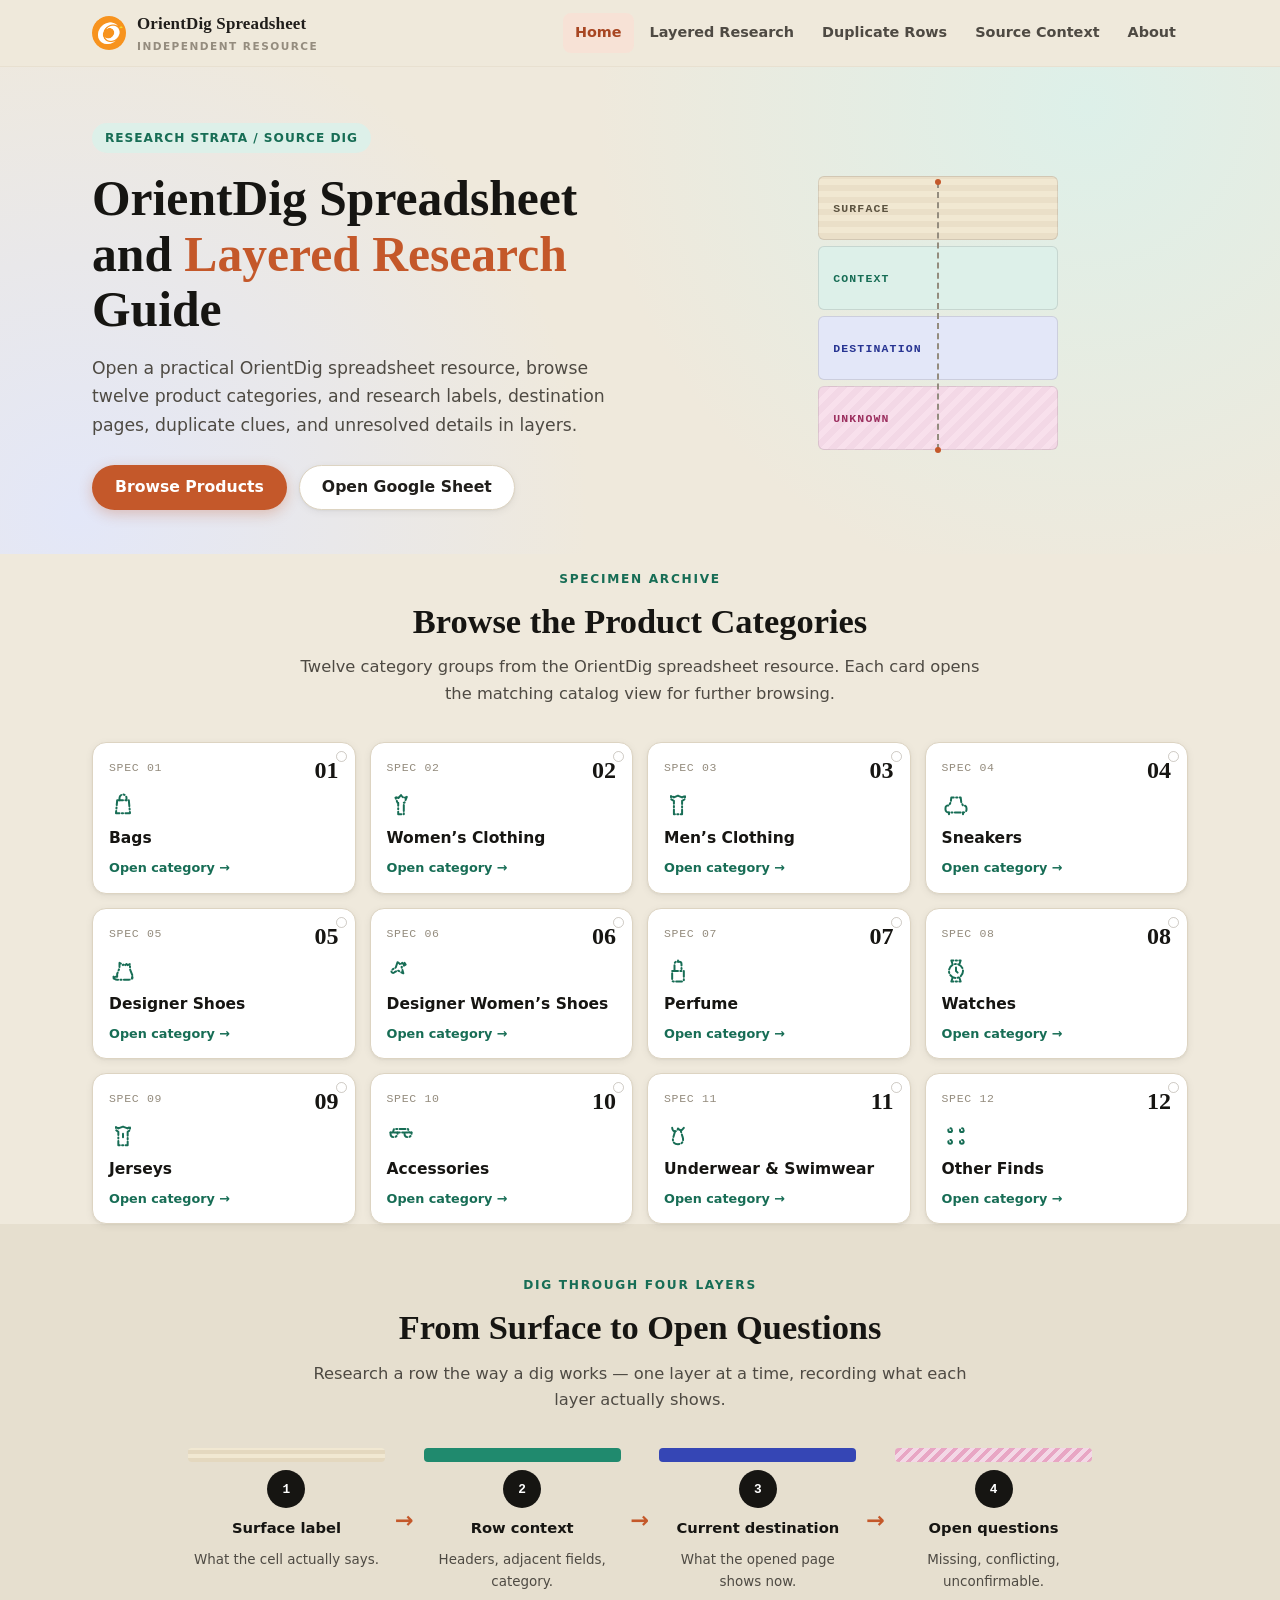
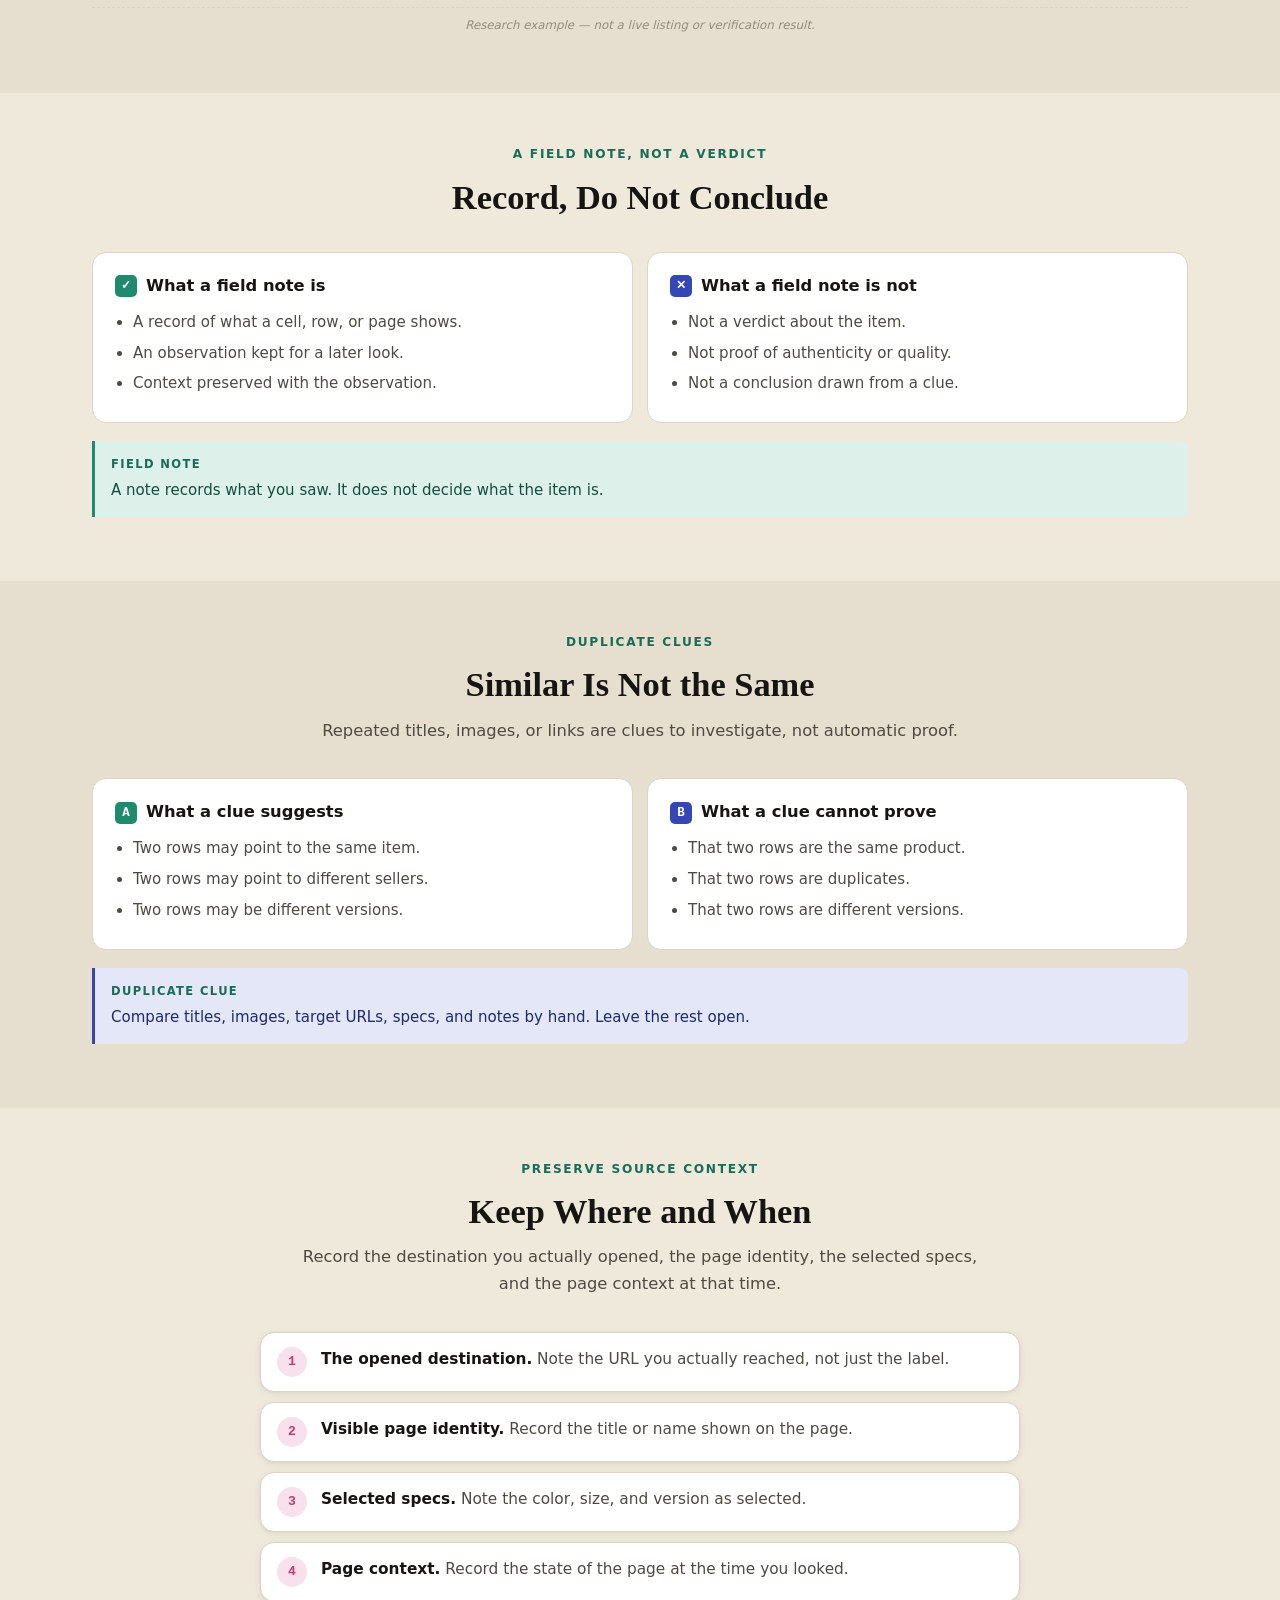
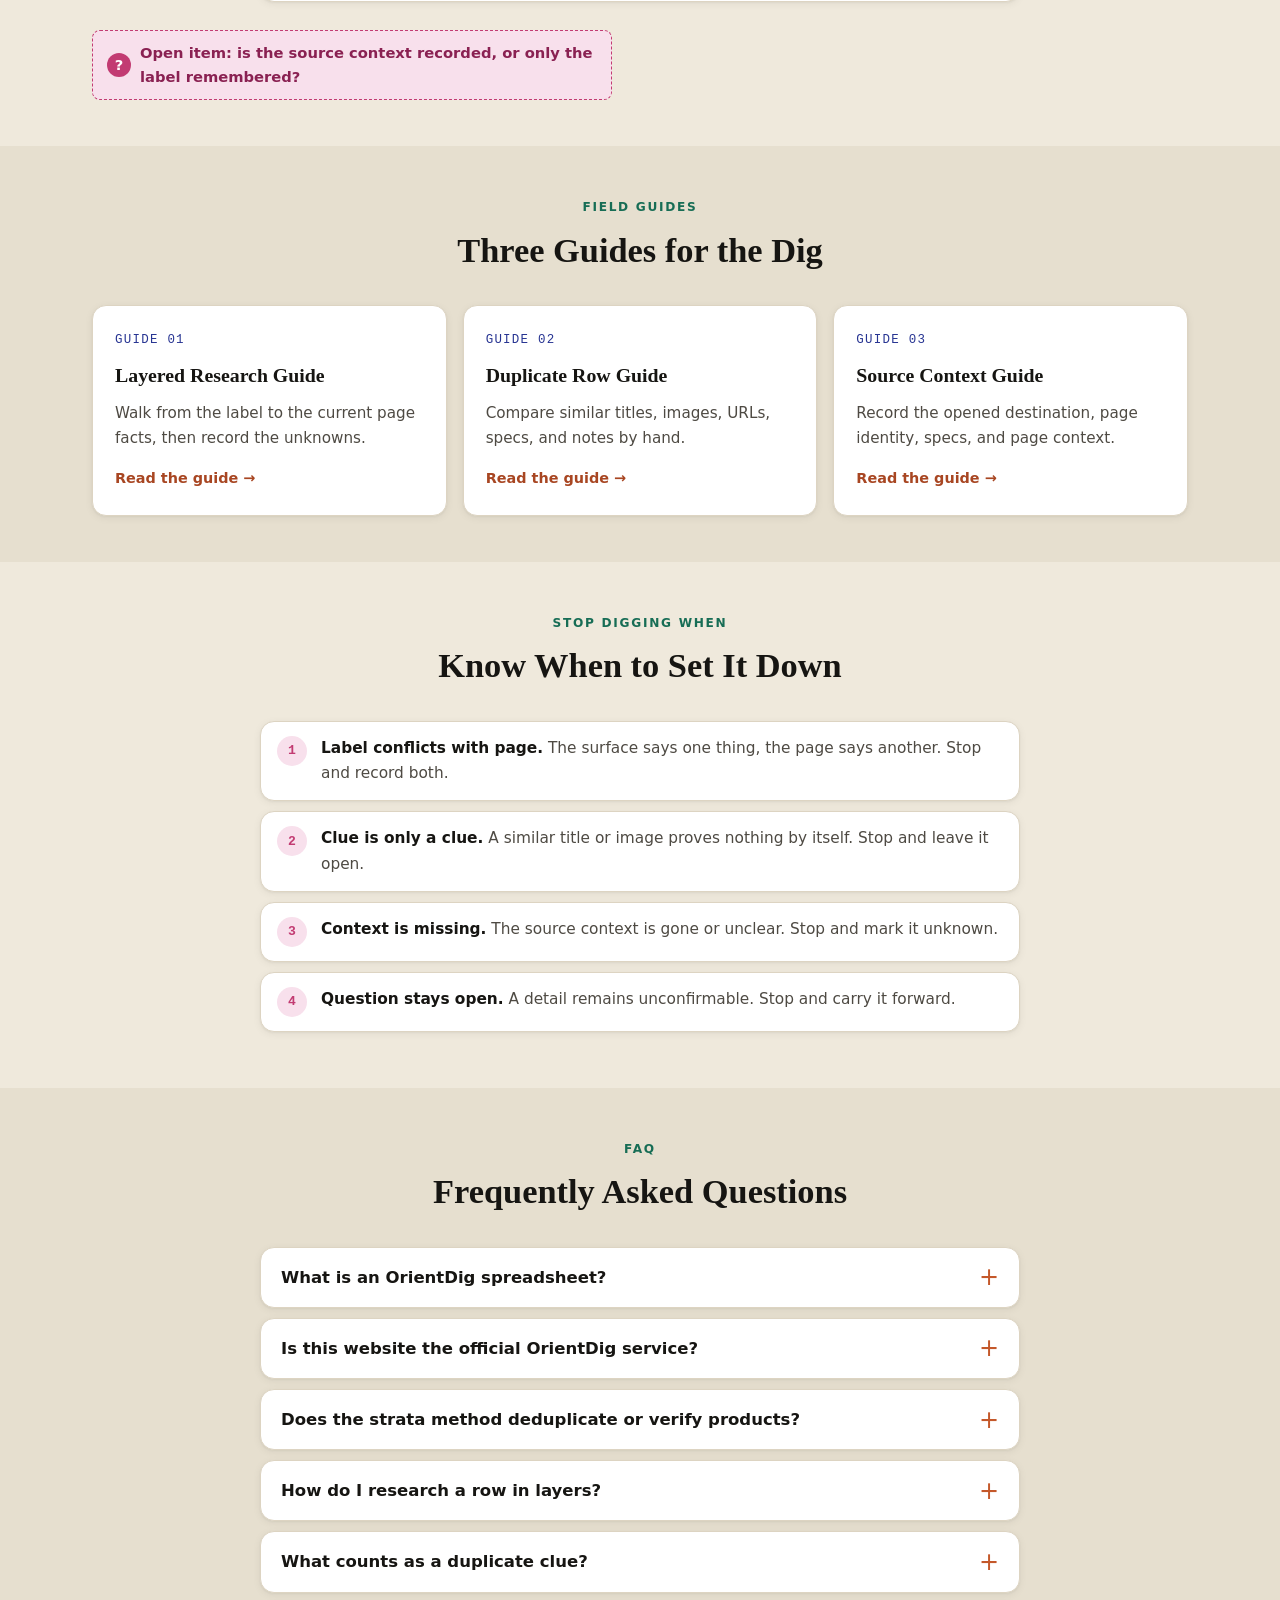
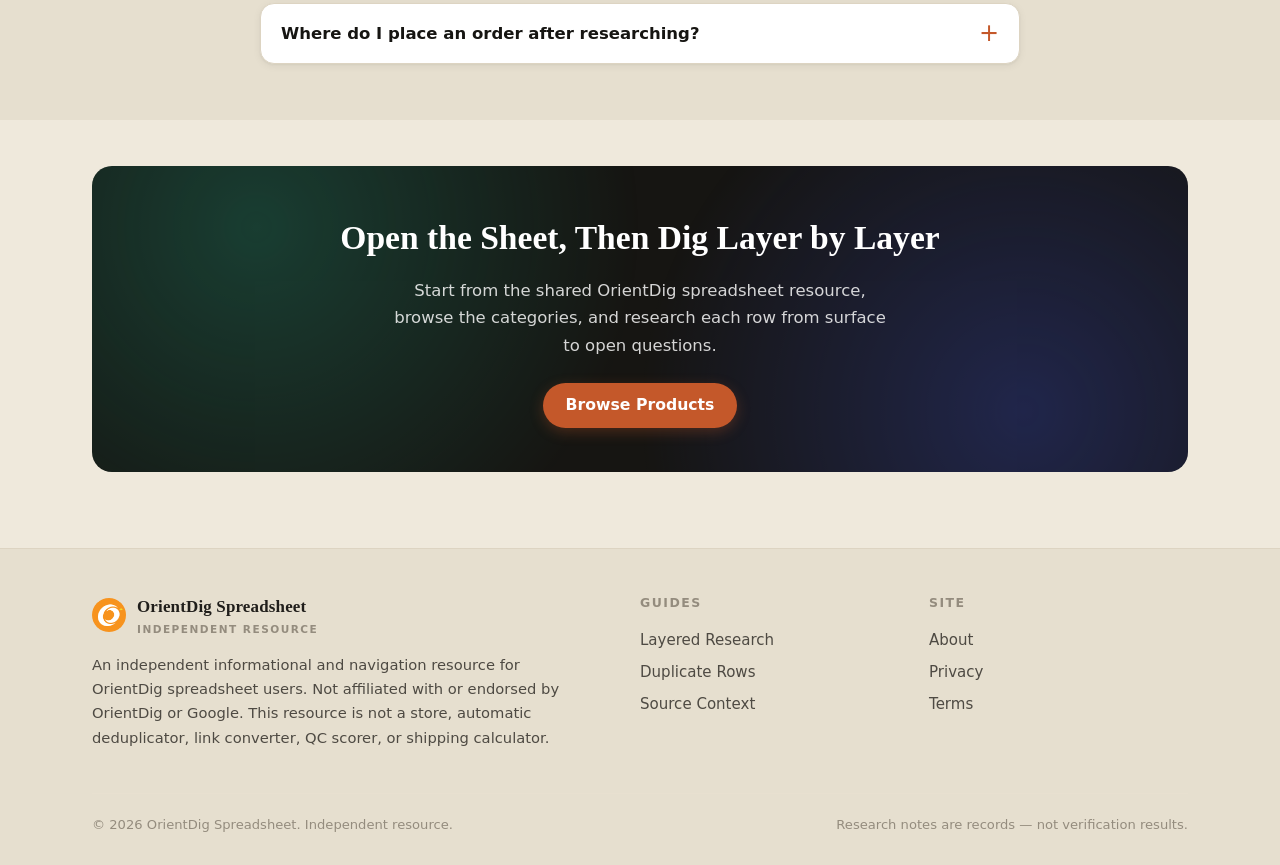
<file: index.html>
<!DOCTYPE html>
<html lang="en">
<head>
  <meta charset="UTF-8">
  <meta name="viewport" content="width=device-width, initial-scale=1.0">
  <script charset="UTF-8" id="LA_COLLECT" src="//sdk.51.la/js-sdk-pro.min.js"></script>
  <script>LA.init({id:"3R7KyZ6nqq0NWQsc",ck:"3R7KyZ6nqq0NWQsc"})</script>
  <meta name="google-site-verification" content="XJH5bWyu3Ub_fdbfXnCgktieLxeAN7sLbtjSL6n2SaM" />
  <title>OrientDig Spreadsheet &amp; Research Guide | Independent Resource</title>
  <meta name="description" content="Open a practical OrientDig spreadsheet resource, browse categories, and research labels, destination pages, duplicate clues, and unresolved details.">
  <link rel="canonical" href="https://repglide.github.io/orientdig-spreadsheet/">
  <link rel="icon" type="image/png" href="./assets/images/favicon.png">
  <link rel="stylesheet" href="./assets/css/styles.css">

  <!-- Open Graph / Twitter -->
  <meta property="og:type" content="website">
  <meta property="og:url" content="https://repglide.github.io/orientdig-spreadsheet/">
  <meta property="og:title" content="OrientDig Spreadsheet &amp; Research Guide | Independent Resource">
  <meta property="og:description" content="Open a practical OrientDig spreadsheet resource, browse categories, and research labels, destination pages, duplicate clues, and unresolved details.">
  <meta name="twitter:card" content="summary">
  <meta name="twitter:title" content="OrientDig Spreadsheet &amp; Research Guide | Independent Resource">
  <meta name="twitter:description" content="Open a practical OrientDig spreadsheet resource, browse categories, and research labels, destination pages, duplicate clues, and unresolved details.">

  <!-- JSON-LD Structured Data -->
  <script type="application/ld+json">
  {
    "@context": "https://schema.org",
    "@graph": [
      {
        "@type": "WebSite",
        "@id": "https://repglide.github.io/orientdig-spreadsheet/#website",
        "url": "https://repglide.github.io/orientdig-spreadsheet/",
        "name": "OrientDig Spreadsheet & Research Guide",
        "description": "Independent directory and informational guide for OrientDig spreadsheet users, built around a layered research method that separates surface labels, row context, current destination, and open questions."
      },
      {
        "@type": "WebPage",
        "@id": "https://repglide.github.io/orientdig-spreadsheet/#webpage",
        "url": "https://repglide.github.io/orientdig-spreadsheet/",
        "name": "OrientDig Spreadsheet and Layered Research Guide",
        "isPartOf": { "@id": "https://repglide.github.io/orientdig-spreadsheet/#website" },
        "description": "Open a practical OrientDig spreadsheet resource, browse categories, and research labels, destination pages, duplicate clues, and unresolved details."
      },
      {
        "@type": "FAQPage",
        "mainEntity": [
          {
            "@type": "Question",
            "name": "What is an OrientDig spreadsheet?",
            "acceptedAnswer": {
              "@type": "Answer",
              "text": "An OrientDig spreadsheet is a shared document that compiles listing references, category groupings, and product links formatted for use with agent shopping services. It is a reference to research, not an official, live, or complete product catalog."
            }
          },
          {
            "@type": "Question",
            "name": "Is this website the official OrientDig service?",
            "acceptedAnswer": {
              "@type": "Answer",
              "text": "No. This website is an independent informational and navigation resource. It is not affiliated with, endorsed by, or operated by OrientDig or Google."
            }
          },
          {
            "@type": "Question",
            "name": "Does the strata method deduplicate or verify products?",
            "acceptedAnswer": {
              "@type": "Answer",
              "text": "No. The strata method is a research framework. It is not a store, an automatic deduplicator, a link converter, a QC scorer, or a shipping calculator. It does not provide automatic duplicate detection or verification results."
            }
          },
          {
            "@type": "Question",
            "name": "How do I research a row in layers?",
            "acceptedAnswer": {
              "@type": "Answer",
              "text": "Work from the surface label down: record what the cell says, add the row context, record what the current page shows, and keep open questions that are missing, conflicting, or unconfirmable."
            }
          },
          {
            "@type": "Question",
            "name": "What counts as a duplicate clue?",
            "acceptedAnswer": {
              "@type": "Answer",
              "text": "Repeated titles, images, or similar links are investigation clues only. They do not automatically prove the rows are the same product, different sellers, duplicate records, or different versions."
            }
          },
          {
            "@type": "Question",
            "name": "Where do I place an order after researching?",
            "acceptedAnswer": {
              "@type": "Answer",
              "text": "After you have researched the row in layers and re-checked the destination page, you can continue through an agent shopping service to submit the item. This website is a navigation resource and does not process orders itself."
            }
          }
        ]
      }
    ]
  }
  </script>
</head>
<body>
  <a href="#main-content" class="skip-link">Skip to main content</a>

  <!-- Header -->
  <header class="site-header">
    <div class="container header-inner">
      <a href="./index.html" class="brand" aria-label="OrientDig Spreadsheet Home">
        <img src="./assets/images/logo.png" alt="OrientDig logo" width="34" height="34">
        <span class="brand-name">OrientDig Spreadsheet<small>Independent Resource</small></span>
      </a>
      <button class="mobile-nav-toggle" aria-expanded="false" aria-label="Toggle navigation menu">
        <svg viewBox="0 0 24 24" fill="none" stroke="currentColor" stroke-width="2" width="22" height="22"><line x1="3" y1="6" x2="21" y2="6"></line><line x1="3" y1="12" x2="21" y2="12"></line><line x1="3" y1="18" x2="21" y2="18"></line></svg>
      </button>
      <nav class="main-nav" aria-label="Primary Navigation">
        <ul>
          <li><a href="./index.html" class="active">Home</a></li>
          <li><a href="./layered-research-guide/">Layered Research</a></li>
          <li><a href="./duplicate-row-guide/">Duplicate Rows</a></li>
          <li><a href="./source-context-guide/">Source Context</a></li>
          <li><a href="./about/">About</a></li>
        </ul>
      </nav>
    </div>
  </header>

  <main id="main-content">
    <!-- Hero -->
    <section class="hero-section">
      <div class="container hero-grid">
        <div>
          <span class="hero-badge">Research Strata / Source Dig</span>
          <h1 class="hero-title">OrientDig Spreadsheet and <em>Layered Research</em> Guide</h1>
          <p class="hero-description">Open a practical OrientDig spreadsheet resource, browse twelve product categories, and research labels, destination pages, duplicate clues, and unresolved details in layers.</p>
          <div class="hero-actions">
            <a href="https://repglide.com/?agent=orientdig" class="btn btn-primary" target="_blank" rel="nofollow noopener">Browse Products</a>
            <a href="https://docs.google.com/spreadsheets/d/1IOhNGk1MDJbU6woqqj-We_diTDNCo2Sm/edit?usp=sharing&amp;ouid=102900013243329745539&amp;rtpof=true&amp;sd=true" class="btn btn-secondary" target="_blank" rel="noopener">Open Google Sheet</a>
          </div>
        </div>
        <div class="hero-visual" aria-hidden="true">
          <div class="strata-hero">
            <div class="sh-band sh-surface">Surface</div>
            <div class="sh-band sh-context">Context</div>
            <div class="sh-band sh-destination">Destination</div>
            <div class="sh-band sh-unknown">Unknown</div>
            <div class="sh-coreline"></div>
          </div>
        </div>
      </div>
    </section>

    <!-- Product Categories (immediately after Hero) -->
    <section class="categories-section" id="categories" aria-labelledby="cat-heading">
      <div class="container">
        <div class="section-header">
          <span class="eyebrow">Specimen Archive</span>
          <h2 class="section-title" id="cat-heading">Browse the Product Categories</h2>
          <p class="section-lead">Twelve category groups from the OrientDig spreadsheet resource. Each card opens the matching catalog view for further browsing.</p>
        </div>

        <div class="cat-grid">
          <a class="cat-card" href="https://repglide.com/category/bags?agent=orientdig" target="_blank" rel="nofollow noopener">
            <span class="cat-top"><span class="cat-code">SPEC 01</span><span class="cat-spec">01</span></span>
            <span class="cat-icon" aria-hidden="true"><svg viewBox="0 0 24 24" fill="none" stroke="currentColor" stroke-width="1.7" stroke-linecap="round" stroke-linejoin="round" stroke-dasharray="5 2 1 2"><path d="M7 8h10l1 11H6L7 8Z"/><path d="M9 8V6a3 3 0 0 1 6 0v2"/></svg></span>
            <span class="cat-name">Bags</span>
            <span class="cat-arrow">Open category →</span>
          </a>
          <a class="cat-card" href="https://repglide.com/category/womens-clothing?agent=orientdig" target="_blank" rel="nofollow noopener">
            <span class="cat-top"><span class="cat-code">SPEC 02</span><span class="cat-spec">02</span></span>
            <span class="cat-icon" aria-hidden="true"><svg viewBox="0 0 24 24" fill="none" stroke="currentColor" stroke-width="1.7" stroke-linecap="round" stroke-linejoin="round" stroke-dasharray="5 2 1 2"><path d="M12 3.5 9.8 6 7 5l2 5h.6V20h4.8V10H15l2-5-2.8 1L12 3.5Z"/></svg></span>
            <span class="cat-name">Women&rsquo;s Clothing</span>
            <span class="cat-arrow">Open category →</span>
          </a>
          <a class="cat-card" href="https://repglide.com/category/mens-clothing?agent=orientdig" target="_blank" rel="nofollow noopener">
            <span class="cat-top"><span class="cat-code">SPEC 03</span><span class="cat-spec">03</span></span>
            <span class="cat-icon" aria-hidden="true"><svg viewBox="0 0 24 24" fill="none" stroke="currentColor" stroke-width="1.7" stroke-linecap="round" stroke-linejoin="round" stroke-dasharray="5 2 1 2"><path d="M12 4 8.5 5.5 6 4v3l2.5 1.5V20h7V8.5L18 7V4l-2.5 1.5L12 4Z"/></svg></span>
            <span class="cat-name">Men&rsquo;s Clothing</span>
            <span class="cat-arrow">Open category →</span>
          </a>
          <a class="cat-card" href="https://repglide.com/category/sneakers?agent=orientdig" target="_blank" rel="nofollow noopener">
            <span class="cat-top"><span class="cat-code">SPEC 04</span><span class="cat-spec">04</span></span>
            <span class="cat-icon" aria-hidden="true"><svg viewBox="0 0 24 24" fill="none" stroke="currentColor" stroke-width="1.7" stroke-linecap="round" stroke-linejoin="round" stroke-dasharray="5 2 1 2"><path d="M3 16v-1.5c0-1 1-2 2-2h1l1.5-3L8 5.5h8l.5 4L18 12.5h1c1 0 2 1 2 2V16c0 1.5-1.5 2.5-3 2.5H6c-1.5 0-3-1-3-2.5Z"/><path d="M6 18.5V20M18 18.5V20"/></svg></span>
            <span class="cat-name">Sneakers</span>
            <span class="cat-arrow">Open category →</span>
          </a>
          <a class="cat-card" href="https://repglide.com/category/designer-shoes?agent=orientdig" target="_blank" rel="nofollow noopener">
            <span class="cat-top"><span class="cat-code">SPEC 05</span><span class="cat-spec">05</span></span>
            <span class="cat-icon" aria-hidden="true"><svg viewBox="0 0 24 24" fill="none" stroke="currentColor" stroke-width="1.7" stroke-linecap="round" stroke-linejoin="round" stroke-dasharray="5 2 1 2"><path d="M4 17c0 1.5 1.5 2.5 3 2.5h10c1.5 0 3-1 3-2.5v-1.5l-2-5V6l-2 1-1-1-1 1-1-1-1 1-1-1-2-1v4.5l-2 5V17Z"/><path d="M4 17v1.5M20 17v1.5"/></svg></span>
            <span class="cat-name">Designer Shoes</span>
            <span class="cat-arrow">Open category →</span>
          </a>
          <a class="cat-card" href="https://repglide.com/category/designer-womens-shoes?agent=orientdig" target="_blank" rel="nofollow noopener">
            <span class="cat-top"><span class="cat-code">SPEC 06</span><span class="cat-spec">06</span></span>
            <span class="cat-icon" aria-hidden="true"><svg viewBox="0 0 24 24" fill="none" stroke="currentColor" stroke-width="1.7" stroke-linecap="round" stroke-linejoin="round" stroke-dasharray="5 2 1 2"><path d="M9 4.5 7.5 9 5 10.5c-1 .5-1.5 1.5-1 2.5s2 1 2.5 0L9 11.5 14 14l-1.5-5.5L16 6.5 15 5l-1.5 1.5L13 5l-1.5 1.5L10 5 9 4.5Z"/></svg></span>
            <span class="cat-name">Designer Women&rsquo;s Shoes</span>
            <span class="cat-arrow">Open category →</span>
          </a>
          <a class="cat-card" href="https://repglide.com/category/perfume?agent=orientdig" target="_blank" rel="nofollow noopener">
            <span class="cat-top"><span class="cat-code">SPEC 07</span><span class="cat-spec">07</span></span>
            <span class="cat-icon" aria-hidden="true"><svg viewBox="0 0 24 24" fill="none" stroke="currentColor" stroke-width="1.7" stroke-linecap="round" stroke-linejoin="round" stroke-dasharray="5 2 1 2"><path d="M9 12V6a2 2 0 0 1 2-2h2a2 2 0 0 1 2 2v6"/><path d="M7 12h10v8a1 1 0 0 1-1 1H8a1 1 0 0 1-1-1v-8Z"/><path d="M12 4V3"/></svg></span>
            <span class="cat-name">Perfume</span>
            <span class="cat-arrow">Open category →</span>
          </a>
          <a class="cat-card" href="https://repglide.com/category/watches?agent=orientdig" target="_blank" rel="nofollow noopener">
            <span class="cat-top"><span class="cat-code">SPEC 08</span><span class="cat-spec">08</span></span>
            <span class="cat-icon" aria-hidden="true"><svg viewBox="0 0 24 24" fill="none" stroke="currentColor" stroke-width="1.7" stroke-linecap="round" stroke-linejoin="round" stroke-dasharray="5 2 1 2"><circle cx="12" cy="12" r="6"/><path d="M12 9v3l2 2"/><path d="M9 6 8 3h8l-1 3"/><path d="M9 18l-1 3h8l-1-3"/></svg></span>
            <span class="cat-name">Watches</span>
            <span class="cat-arrow">Open category →</span>
          </a>
          <a class="cat-card" href="https://repglide.com/category/jerseys?agent=orientdig" target="_blank" rel="nofollow noopener">
            <span class="cat-top"><span class="cat-code">SPEC 09</span><span class="cat-spec">09</span></span>
            <span class="cat-icon" aria-hidden="true"><svg viewBox="0 0 24 24" fill="none" stroke="currentColor" stroke-width="1.7" stroke-linecap="round" stroke-linejoin="round" stroke-dasharray="5 2 1 2"><path d="M12 4 8 5.5 6 4v3l2 1.5V20h8V8.5L18 7V4l-2 1.5L12 4Z"/><path d="M12 10v3"/></svg></span>
            <span class="cat-name">Jerseys</span>
            <span class="cat-arrow">Open category →</span>
          </a>
          <a class="cat-card" href="https://repglide.com/category/accessories?agent=orientdig" target="_blank" rel="nofollow noopener">
            <span class="cat-top"><span class="cat-code">SPEC 10</span><span class="cat-spec">10</span></span>
            <span class="cat-icon" aria-hidden="true"><svg viewBox="0 0 24 24" fill="none" stroke="currentColor" stroke-width="1.7" stroke-linecap="round" stroke-linejoin="round" stroke-dasharray="5 2 1 2"><path d="M3 9h2l1-3h12l1 3h2"/><path d="M3 9v1a3 3 0 0 0 6 0V9"/><path d="M15 9v1a3 3 0 0 0 6 0V9"/><path d="M6 9h12"/></svg></span>
            <span class="cat-name">Accessories</span>
            <span class="cat-arrow">Open category →</span>
          </a>
          <a class="cat-card" href="https://repglide.com/category/underwear-swimwear?agent=orientdig" target="_blank" rel="nofollow noopener">
            <span class="cat-top"><span class="cat-code">SPEC 11</span><span class="cat-spec">11</span></span>
            <span class="cat-icon" aria-hidden="true"><svg viewBox="0 0 24 24" fill="none" stroke="currentColor" stroke-width="1.7" stroke-linecap="round" stroke-linejoin="round" stroke-dasharray="5 2 1 2"><path d="M7 5c0 2 1.5 3 2.5 3S12 7 12 5c0 1 1.5 2 2.5 2S17 5 17 5"/><path d="M9.5 8 8 13c-1 3 0 6 4 6s5-3 4-6l-1.5-5"/></svg></span>
            <span class="cat-name">Underwear &amp; Swimwear</span>
            <span class="cat-arrow">Open category →</span>
          </a>
          <a class="cat-card" href="https://repglide.com/category/other?agent=orientdig" target="_blank" rel="nofollow noopener">
            <span class="cat-top"><span class="cat-code">SPEC 12</span><span class="cat-spec">12</span></span>
            <span class="cat-icon" aria-hidden="true"><svg viewBox="0 0 24 24" fill="none" stroke="currentColor" stroke-width="1.7" stroke-linecap="round" stroke-linejoin="round" stroke-dasharray="5 2 1 2"><circle cx="7" cy="7" r="1.6"/><circle cx="17" cy="7" r="1.6"/><circle cx="7" cy="17" r="1.6"/><circle cx="17" cy="17" r="1.6"/></svg></span>
            <span class="cat-name">Other Finds</span>
            <span class="cat-arrow">Open category →</span>
          </a>
        </div>
      </div>
    </section>

    <!-- Dig Through Four Layers -->
    <section class="section section-alt" id="four-layers" aria-labelledby="layers-heading">
      <div class="container">
        <div class="section-header">
          <span class="eyebrow">Dig Through Four Layers</span>
          <h2 class="section-title" id="layers-heading">From Surface to Open Questions</h2>
          <p class="section-lead">Research a row the way a dig works — one layer at a time, recording what each layer actually shows.</p>
        </div>

        <div class="strata">
          <div class="strata-step" data-s="1">
            <span class="strata-band"></span>
            <span class="strata-dot">1</span>
            <span class="strata-label">Surface label</span>
            <span class="strata-desc">What the cell actually says.</span>
          </div>
          <span class="strata-arrow" aria-hidden="true">→</span>
          <div class="strata-step" data-s="2">
            <span class="strata-band"></span>
            <span class="strata-dot">2</span>
            <span class="strata-label">Row context</span>
            <span class="strata-desc">Headers, adjacent fields, category.</span>
          </div>
          <span class="strata-arrow" aria-hidden="true">→</span>
          <div class="strata-step" data-s="3">
            <span class="strata-band"></span>
            <span class="strata-dot">3</span>
            <span class="strata-label">Current destination</span>
            <span class="strata-desc">What the opened page shows now.</span>
          </div>
          <span class="strata-arrow" aria-hidden="true">→</span>
          <div class="strata-step" data-s="4">
            <span class="strata-band"></span>
            <span class="strata-dot">4</span>
            <span class="strata-label">Open questions</span>
            <span class="strata-desc">Missing, conflicting, unconfirmable.</span>
          </div>
        </div>
        <p class="example-flag" style="display:block;text-align:center;">Research example — not a live listing or verification result.</p>
      </div>
    </section>

    <!-- A Field Note, Not a Verdict -->
    <section class="section" id="field-note" aria-labelledby="fn-heading">
      <div class="container">
        <div class="section-header">
          <span class="eyebrow">A Field Note, Not a Verdict</span>
          <h2 class="section-title" id="fn-heading">Record, Do Not Conclude</h2>
        </div>
        <div class="duo-grid">
          <div class="duo-col is-a">
            <h3><span class="mark">✓</span>What a field note is</h3>
            <ul>
              <li>A record of what a cell, row, or page shows.</li>
              <li>An observation kept for a later look.</li>
              <li>Context preserved with the observation.</li>
            </ul>
          </div>
          <div class="duo-col is-b">
            <h3><span class="mark">✕</span>What a field note is not</h3>
            <ul>
              <li>Not a verdict about the item.</li>
              <li>Not proof of authenticity or quality.</li>
              <li>Not a conclusion drawn from a clue.</li>
            </ul>
          </div>
        </div>
        <div class="field-note"><strong>Field note</strong>A note records what you saw. It does not decide what the item is.</div>
      </div>
    </section>

    <!-- Duplicate Clues -->
    <section class="section section-alt" id="duplicate-clues" aria-labelledby="dup-heading">
      <div class="container">
        <div class="section-header">
          <span class="eyebrow">Duplicate Clues</span>
          <h2 class="section-title" id="dup-heading">Similar Is Not the Same</h2>
          <p class="section-lead">Repeated titles, images, or links are clues to investigate, not automatic proof.</p>
        </div>
        <div class="duo-grid">
          <div class="duo-col is-a">
            <h3><span class="mark">A</span>What a clue suggests</h3>
            <ul>
              <li>Two rows may point to the same item.</li>
              <li>Two rows may point to different sellers.</li>
              <li>Two rows may be different versions.</li>
            </ul>
          </div>
          <div class="duo-col is-b">
            <h3><span class="mark">B</span>What a clue cannot prove</h3>
            <ul>
              <li>That two rows are the same product.</li>
              <li>That two rows are duplicates.</li>
              <li>That two rows are different versions.</li>
            </ul>
          </div>
        </div>
        <div class="field-note" style="border-left-color:var(--ultra);background:var(--ultra-s);color:#1e2a6b;"><strong>Duplicate clue</strong>Compare titles, images, target URLs, specs, and notes by hand. Leave the rest open.</div>
      </div>
    </section>

    <!-- Preserve Source Context -->
    <section class="section" id="source-context" aria-labelledby="sc-heading">
      <div class="container">
        <div class="section-header">
          <span class="eyebrow">Preserve Source Context</span>
          <h2 class="section-title" id="sc-heading">Keep Where and When</h2>
          <p class="section-lead">Record the destination you actually opened, the page identity, the selected specs, and the page context at that time.</p>
        </div>
        <ul class="stop-list">
          <li><span class="s-num">1</span><p><strong>The opened destination.</strong> Note the URL you actually reached, not just the label.</p></li>
          <li><span class="s-num">2</span><p><strong>Visible page identity.</strong> Record the title or name shown on the page.</p></li>
          <li><span class="s-num">3</span><p><strong>Selected specs.</strong> Note the color, size, and version as selected.</p></li>
          <li><span class="s-num">4</span><p><strong>Page context.</strong> Record the state of the page at the time you looked.</p></li>
        </ul>
        <div class="open-note" style="max-width:520px;margin:18px auto 0;"><span class="qmark">?</span>Open item: is the source context recorded, or only the label remembered?</div>
      </div>
    </section>

    <!-- Guide entries -->
    <section class="section section-alt" id="guides" aria-labelledby="guides-heading">
      <div class="container">
        <div class="section-header">
          <span class="eyebrow">Field Guides</span>
          <h2 class="section-title" id="guides-heading">Three Guides for the Dig</h2>
        </div>
        <div class="guide-grid">
          <a class="guide-card" href="./layered-research-guide/">
            <span class="guide-num">GUIDE 01</span>
            <h3>Layered Research Guide</h3>
            <p>Walk from the label to the current page facts, then record the unknowns.</p>
            <span class="guide-cta">Read the guide →</span>
          </a>
          <a class="guide-card" href="./duplicate-row-guide/">
            <span class="guide-num">GUIDE 02</span>
            <h3>Duplicate Row Guide</h3>
            <p>Compare similar titles, images, URLs, specs, and notes by hand.</p>
            <span class="guide-cta">Read the guide →</span>
          </a>
          <a class="guide-card" href="./source-context-guide/">
            <span class="guide-num">GUIDE 03</span>
            <h3>Source Context Guide</h3>
            <p>Record the opened destination, page identity, specs, and page context.</p>
            <span class="guide-cta">Read the guide →</span>
          </a>
        </div>
      </div>
    </section>

    <!-- Stop Digging When -->
    <section class="section" id="stop-digging" aria-labelledby="stop-heading">
      <div class="container">
        <div class="section-header">
          <span class="eyebrow">Stop Digging When</span>
          <h2 class="section-title" id="stop-heading">Know When to Set It Down</h2>
        </div>
        <ul class="stop-list">
          <li><span class="s-num">1</span><p><strong>Label conflicts with page.</strong> The surface says one thing, the page says another. Stop and record both.</p></li>
          <li><span class="s-num">2</span><p><strong>Clue is only a clue.</strong> A similar title or image proves nothing by itself. Stop and leave it open.</p></li>
          <li><span class="s-num">3</span><p><strong>Context is missing.</strong> The source context is gone or unclear. Stop and mark it unknown.</p></li>
          <li><span class="s-num">4</span><p><strong>Question stays open.</strong> A detail remains unconfirmable. Stop and carry it forward.</p></li>
        </ul>
      </div>
    </section>

    <!-- FAQ -->
    <section class="section section-alt" id="faq" aria-labelledby="faq-heading">
      <div class="container">
        <div class="section-header">
          <span class="eyebrow">FAQ</span>
          <h2 class="section-title" id="faq-heading">Frequently Asked Questions</h2>
        </div>
        <div class="faq-list">
          <details class="faq-item">
            <summary>What is an OrientDig spreadsheet?</summary>
            <div class="faq-body"><p>An OrientDig spreadsheet is a shared document that compiles listing references, category groupings, and product links formatted for use with agent shopping services. It is a reference to research, not an official, live, or complete product catalog.</p></div>
          </details>
          <details class="faq-item">
            <summary>Is this website the official OrientDig service?</summary>
            <div class="faq-body"><p>No. This website is an independent informational and navigation resource. It is not affiliated with, endorsed by, or operated by OrientDig or Google.</p></div>
          </details>
          <details class="faq-item">
            <summary>Does the strata method deduplicate or verify products?</summary>
            <div class="faq-body"><p>No. The strata method is a research framework. It is not a store, an automatic deduplicator, a link converter, a QC scorer, or a shipping calculator. It does not provide automatic duplicate detection or verification results.</p></div>
          </details>
          <details class="faq-item">
            <summary>How do I research a row in layers?</summary>
            <div class="faq-body"><p>Work from the surface label down: record what the cell says, add the row context, record what the current page shows, and keep open questions that are missing, conflicting, or unconfirmable.</p></div>
          </details>
          <details class="faq-item">
            <summary>What counts as a duplicate clue?</summary>
            <div class="faq-body"><p>Repeated titles, images, or similar links are investigation clues only. They do not automatically prove the rows are the same product, different sellers, duplicate records, or different versions.</p></div>
          </details>
          <details class="faq-item">
            <summary>Where do I place an order after researching?</summary>
            <div class="faq-body"><p>After you have researched the row in layers and re-checked the destination page, you can continue through an agent shopping service to submit the item. This website is a navigation resource and does not process orders itself.</p></div>
          </details>
        </div>
      </div>
    </section>

    <!-- Final CTA -->
    <section class="section" aria-labelledby="cta-heading">
      <div class="container">
        <div class="final-cta">
          <h2 id="cta-heading">Open the Sheet, Then Dig Layer by Layer</h2>
          <p>Start from the shared OrientDig spreadsheet resource, browse the categories, and research each row from surface to open questions.</p>
          <a href="https://repglide.com/?agent=orientdig" class="btn btn-primary" target="_blank" rel="nofollow noopener">Browse Products</a>
        </div>
      </div>
    </section>
  </main>

  <!-- Footer -->
  <footer class="site-footer">
    <div class="container">
      <div class="footer-grid">
        <div class="footer-brand">
          <a href="./index.html" class="brand" aria-label="OrientDig Spreadsheet Home">
            <img src="./assets/images/logo.png" alt="OrientDig logo" width="30" height="30">
            <span class="brand-name">OrientDig Spreadsheet<small>Independent Resource</small></span>
          </a>
          <p>An independent informational and navigation resource for OrientDig spreadsheet users. Not affiliated with or endorsed by OrientDig or Google. This resource is not a store, automatic deduplicator, link converter, QC scorer, or shipping calculator.</p>
        </div>
        <div class="footer-col">
          <h4>Guides</h4>
          <ul>
            <li><a href="./layered-research-guide/">Layered Research</a></li>
            <li><a href="./duplicate-row-guide/">Duplicate Rows</a></li>
            <li><a href="./source-context-guide/">Source Context</a></li>
          </ul>
        </div>
        <div class="footer-col">
          <h4>Site</h4>
          <ul>
            <li><a href="./about/">About</a></li>
            <li><a href="./privacy/">Privacy</a></li>
            <li><a href="./terms/">Terms</a></li>
          </ul>
        </div>
      </div>
      <div class="footer-bottom">
        <span>&copy; <span id="year">2026</span> OrientDig Spreadsheet. Independent resource.</span>
        <span>Research notes are records — not verification results.</span>
      </div>
    </div>
  </footer>

  <script src="./assets/js/main.js"></script>
</body>
</html>
</file>
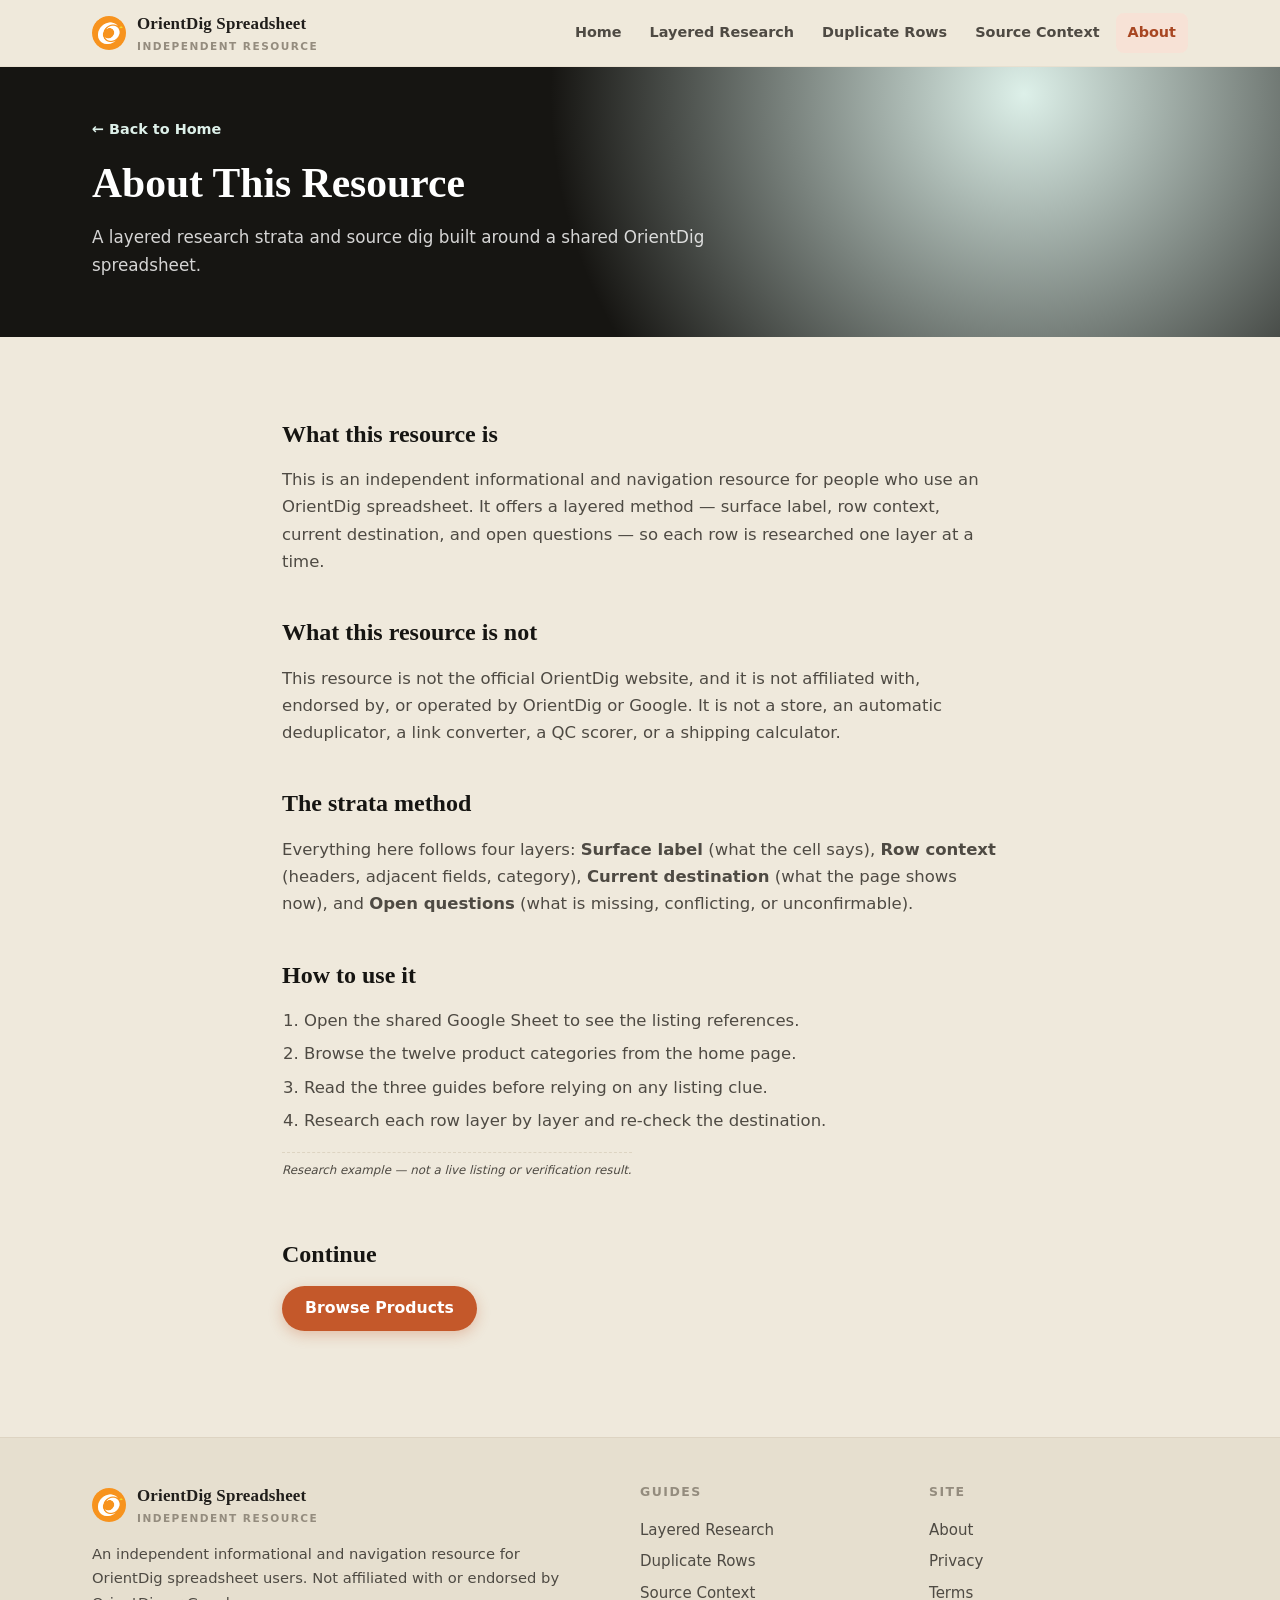
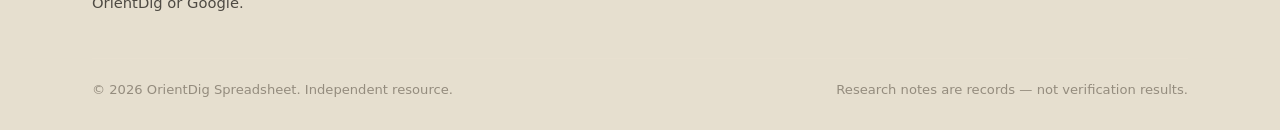
<file: about/index.html>
<!DOCTYPE html>
<html lang="en">
<head>
  <meta charset="UTF-8">
  <meta name="viewport" content="width=device-width, initial-scale=1.0">
  <title>About | OrientDig Spreadsheet</title>
  <meta name="description" content="About this independent OrientDig spreadsheet resource: a layered research strata and source dig, not an official OrientDig service.">
  <link rel="canonical" href="https://repglide.github.io/orientdig-spreadsheet/about/">
  <link rel="icon" type="image/png" href="../assets/images/favicon.png">
  <link rel="stylesheet" href="../assets/css/styles.css">
  <meta name="robots" content="index, follow">
</head>
<body>
  <a href="#main-content" class="skip-link">Skip to main content</a>

  <header class="site-header">
    <div class="container header-inner">
      <a href="../index.html" class="brand" aria-label="OrientDig Spreadsheet Home">
        <img src="../assets/images/logo.png" alt="OrientDig logo" width="34" height="34">
        <span class="brand-name">OrientDig Spreadsheet<small>Independent Resource</small></span>
      </a>
      <button class="mobile-nav-toggle" aria-expanded="false" aria-label="Toggle navigation menu">
        <svg viewBox="0 0 24 24" fill="none" stroke="currentColor" stroke-width="2" width="22" height="22"><line x1="3" y1="6" x2="21" y2="6"></line><line x1="3" y1="12" x2="21" y2="12"></line><line x1="3" y1="18" x2="21" y2="18"></line></svg>
      </button>
      <nav class="main-nav" aria-label="Primary Navigation">
        <ul>
          <li><a href="../index.html">Home</a></li>
          <li><a href="../layered-research-guide/">Layered Research</a></li>
          <li><a href="../duplicate-row-guide/">Duplicate Rows</a></li>
          <li><a href="../source-context-guide/">Source Context</a></li>
          <li><a href="../about/" class="active">About</a></li>
        </ul>
      </nav>
    </div>
  </header>

  <main id="main-content">
    <section class="page-hero">
      <div class="container">
        <a class="back-link" href="../index.html">← Back to Home</a>
        <h1>About This Resource</h1>
        <p>A layered research strata and source dig built around a shared OrientDig spreadsheet.</p>
      </div>
    </section>

    <div class="article-body">
      <h2>What this resource is</h2>
      <p>This is an independent informational and navigation resource for people who use an OrientDig spreadsheet. It offers a layered method — surface label, row context, current destination, and open questions — so each row is researched one layer at a time.</p>

      <h2>What this resource is not</h2>
      <p>This resource is not the official OrientDig website, and it is not affiliated with, endorsed by, or operated by OrientDig or Google. It is not a store, an automatic deduplicator, a link converter, a QC scorer, or a shipping calculator.</p>

      <h2>The strata method</h2>
      <p>Everything here follows four layers: <strong>Surface label</strong> (what the cell says), <strong>Row context</strong> (headers, adjacent fields, category), <strong>Current destination</strong> (what the page shows now), and <strong>Open questions</strong> (what is missing, conflicting, or unconfirmable).</p>

      <h2>How to use it</h2>
      <ol>
        <li>Open the shared Google Sheet to see the listing references.</li>
        <li>Browse the twelve product categories from the home page.</li>
        <li>Read the three guides before relying on any listing clue.</li>
        <li>Research each row layer by layer and re-check the destination.</li>
      </ol>

      <p class="example-flag">Research example — not a live listing or verification result.</p>

      <h2>Continue</h2>
      <p><a href="https://repglide.com/?agent=orientdig" class="btn btn-primary" target="_blank" rel="nofollow noopener">Browse Products</a></p>
    </div>
  </main>

  <footer class="site-footer">
    <div class="container">
      <div class="footer-grid">
        <div class="footer-brand">
          <a href="../index.html" class="brand" aria-label="OrientDig Spreadsheet Home">
            <img src="../assets/images/logo.png" alt="OrientDig logo" width="30" height="30">
            <span class="brand-name">OrientDig Spreadsheet<small>Independent Resource</small></span>
          </a>
          <p>An independent informational and navigation resource for OrientDig spreadsheet users. Not affiliated with or endorsed by OrientDig or Google.</p>
        </div>
        <div class="footer-col">
          <h4>Guides</h4>
          <ul>
            <li><a href="../layered-research-guide/">Layered Research</a></li>
            <li><a href="../duplicate-row-guide/">Duplicate Rows</a></li>
            <li><a href="../source-context-guide/">Source Context</a></li>
          </ul>
        </div>
        <div class="footer-col">
          <h4>Site</h4>
          <ul>
            <li><a href="../about/">About</a></li>
            <li><a href="../privacy/">Privacy</a></li>
            <li><a href="../terms/">Terms</a></li>
          </ul>
        </div>
      </div>
      <div class="footer-bottom">
        <span>&copy; <span id="year">2026</span> OrientDig Spreadsheet. Independent resource.</span>
        <span>Research notes are records — not verification results.</span>
      </div>
    </div>
  </footer>

  <script src="../assets/js/main.js"></script>
</body>
</html>
</file>
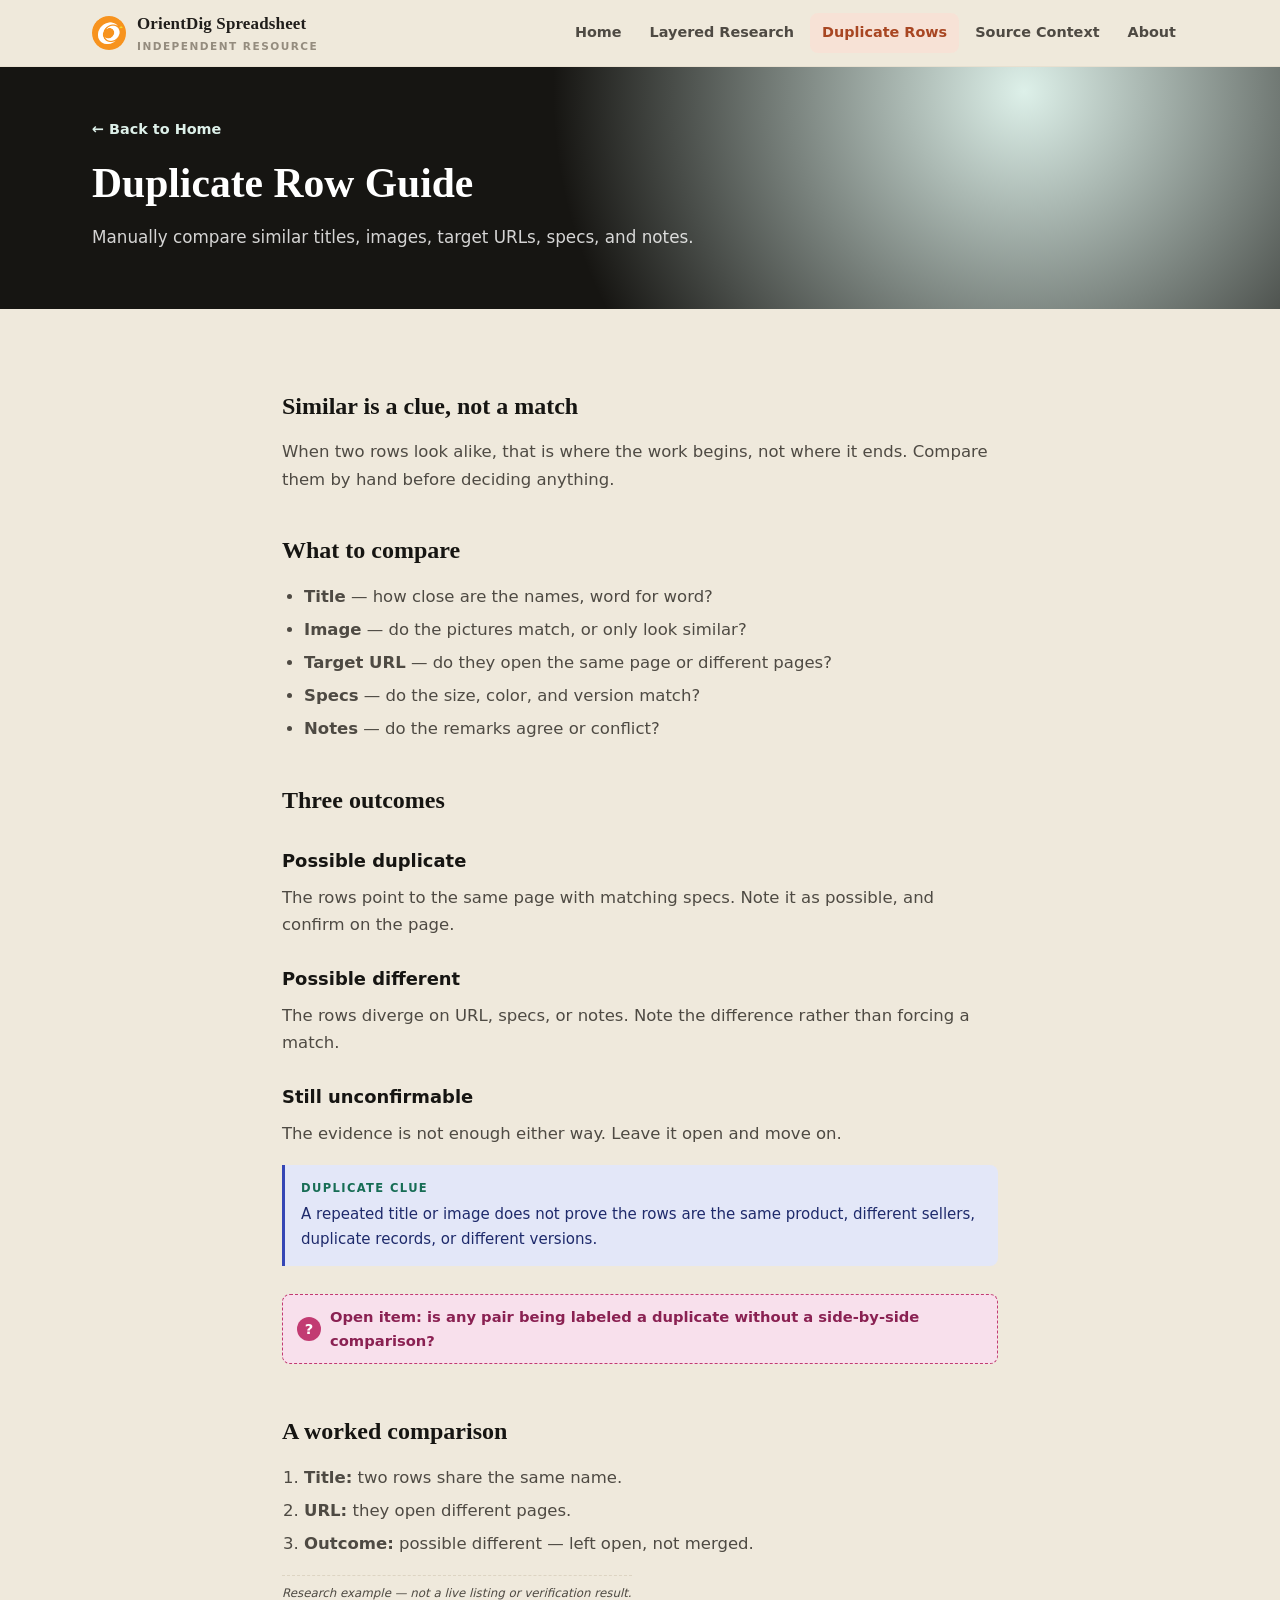
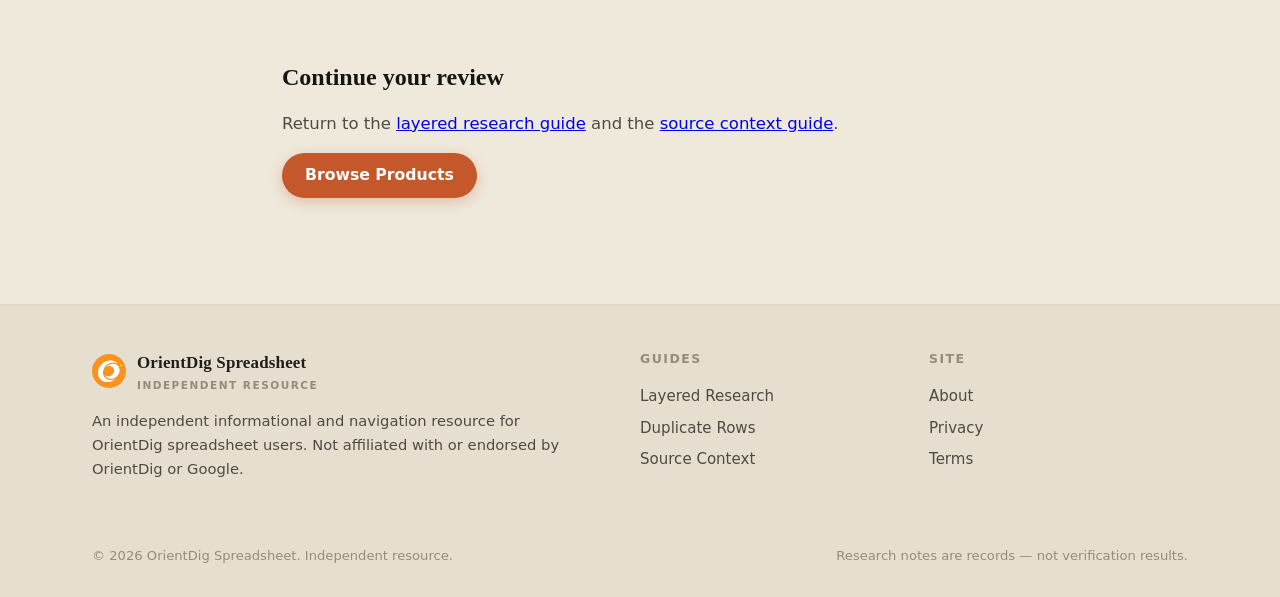
<file: duplicate-row-guide/index.html>
<!DOCTYPE html>
<html lang="en">
<head>
  <meta charset="UTF-8">
  <meta name="viewport" content="width=device-width, initial-scale=1.0">
  <title>Duplicate Row Guide | OrientDig Spreadsheet</title>
  <meta name="description" content="Manually compare similar titles, images, target URLs, specs, and notes — separating possible duplicate, possible different, and still unconfirmable.">
  <link rel="canonical" href="https://repglide.github.io/orientdig-spreadsheet/duplicate-row-guide/">
  <link rel="icon" type="image/png" href="../assets/images/favicon.png">
  <link rel="stylesheet" href="../assets/css/styles.css">

  <meta property="og:type" content="article">
  <meta property="og:url" content="https://repglide.github.io/orientdig-spreadsheet/duplicate-row-guide/">
  <meta property="og:title" content="Duplicate Row Guide | OrientDig Spreadsheet">
  <meta property="og:description" content="Manually compare similar titles, images, target URLs, specs, and notes — separating possible duplicate, possible different, and still unconfirmable.">
  <meta name="twitter:card" content="summary">

  <script type="application/ld+json">
  {
    "@context": "https://schema.org",
    "@graph": [
      { "@type": "WebSite", "@id": "https://repglide.github.io/orientdig-spreadsheet/#website", "url": "https://repglide.github.io/orientdig-spreadsheet/", "name": "OrientDig Spreadsheet & Research Guide" },
      { "@type": "BreadcrumbList", "itemListElement": [
        { "@type": "ListItem", "position": 1, "name": "Home", "item": "https://repglide.github.io/orientdig-spreadsheet/" },
        { "@type": "ListItem", "position": 2, "name": "Duplicate Row Guide", "item": "https://repglide.github.io/orientdig-spreadsheet/duplicate-row-guide/" }
      ]},
      { "@type": "Article", "@id": "https://repglide.github.io/orientdig-spreadsheet/duplicate-row-guide/#article", "headline": "Duplicate Row Guide", "description": "Manually compare similar titles, images, target URLs, specs, and notes — separating possible duplicate, possible different, and still unconfirmable.", "isPartOf": { "@id": "https://repglide.github.io/orientdig-spreadsheet/#website" } }
    ]
  }
  </script>
</head>
<body>
  <a href="#main-content" class="skip-link">Skip to main content</a>

  <header class="site-header">
    <div class="container header-inner">
      <a href="../index.html" class="brand" aria-label="OrientDig Spreadsheet Home">
        <img src="../assets/images/logo.png" alt="OrientDig logo" width="34" height="34">
        <span class="brand-name">OrientDig Spreadsheet<small>Independent Resource</small></span>
      </a>
      <button class="mobile-nav-toggle" aria-expanded="false" aria-label="Toggle navigation menu">
        <svg viewBox="0 0 24 24" fill="none" stroke="currentColor" stroke-width="2" width="22" height="22"><line x1="3" y1="6" x2="21" y2="6"></line><line x1="3" y1="12" x2="21" y2="12"></line><line x1="3" y1="18" x2="21" y2="18"></line></svg>
      </button>
      <nav class="main-nav" aria-label="Primary Navigation">
        <ul>
          <li><a href="../index.html">Home</a></li>
          <li><a href="../layered-research-guide/">Layered Research</a></li>
          <li><a href="../duplicate-row-guide/" class="active">Duplicate Rows</a></li>
          <li><a href="../source-context-guide/">Source Context</a></li>
          <li><a href="../about/">About</a></li>
        </ul>
      </nav>
    </div>
  </header>

  <main id="main-content">
    <section class="page-hero">
      <div class="container">
        <a class="back-link" href="../index.html">← Back to Home</a>
        <h1>Duplicate Row Guide</h1>
        <p>Manually compare similar titles, images, target URLs, specs, and notes.</p>
      </div>
    </section>

    <div class="article-body">
      <h2>Similar is a clue, not a match</h2>
      <p>When two rows look alike, that is where the work begins, not where it ends. Compare them by hand before deciding anything.</p>

      <h2>What to compare</h2>
      <ul>
        <li><strong>Title</strong> — how close are the names, word for word?</li>
        <li><strong>Image</strong> — do the pictures match, or only look similar?</li>
        <li><strong>Target URL</strong> — do they open the same page or different pages?</li>
        <li><strong>Specs</strong> — do the size, color, and version match?</li>
        <li><strong>Notes</strong> — do the remarks agree or conflict?</li>
      </ul>

      <h2>Three outcomes</h2>
      <h3>Possible duplicate</h3>
      <p>The rows point to the same page with matching specs. Note it as possible, and confirm on the page.</p>
      <h3>Possible different</h3>
      <p>The rows diverge on URL, specs, or notes. Note the difference rather than forcing a match.</p>
      <h3>Still unconfirmable</h3>
      <p>The evidence is not enough either way. Leave it open and move on.</p>

      <div class="field-note" style="border-left-color:var(--ultra);background:var(--ultra-s);color:#1e2a6b;"><strong>Duplicate clue</strong>A repeated title or image does not prove the rows are the same product, different sellers, duplicate records, or different versions.</div>

      <div class="open-note"><span class="qmark">?</span>Open item: is any pair being labeled a duplicate without a side-by-side comparison?</div>

      <h2>A worked comparison</h2>
      <ol>
        <li><strong>Title:</strong> two rows share the same name.</li>
        <li><strong>URL:</strong> they open different pages.</li>
        <li><strong>Outcome:</strong> possible different — left open, not merged.</li>
      </ol>
      <p class="example-flag">Research example — not a live listing or verification result.</p>

      <h2>Continue your review</h2>
      <p>Return to the <a href="../layered-research-guide/">layered research guide</a> and the <a href="../source-context-guide/">source context guide</a>.</p>
      <p><a href="https://repglide.com/?agent=orientdig" class="btn btn-primary" target="_blank" rel="nofollow noopener">Browse Products</a></p>
    </div>
  </main>

  <footer class="site-footer">
    <div class="container">
      <div class="footer-grid">
        <div class="footer-brand">
          <a href="../index.html" class="brand" aria-label="OrientDig Spreadsheet Home">
            <img src="../assets/images/logo.png" alt="OrientDig logo" width="30" height="30">
            <span class="brand-name">OrientDig Spreadsheet<small>Independent Resource</small></span>
          </a>
          <p>An independent informational and navigation resource for OrientDig spreadsheet users. Not affiliated with or endorsed by OrientDig or Google.</p>
        </div>
        <div class="footer-col">
          <h4>Guides</h4>
          <ul>
            <li><a href="../layered-research-guide/">Layered Research</a></li>
            <li><a href="../duplicate-row-guide/">Duplicate Rows</a></li>
            <li><a href="../source-context-guide/">Source Context</a></li>
          </ul>
        </div>
        <div class="footer-col">
          <h4>Site</h4>
          <ul>
            <li><a href="../about/">About</a></li>
            <li><a href="../privacy/">Privacy</a></li>
            <li><a href="../terms/">Terms</a></li>
          </ul>
        </div>
      </div>
      <div class="footer-bottom">
        <span>&copy; <span id="year">2026</span> OrientDig Spreadsheet. Independent resource.</span>
        <span>Research notes are records — not verification results.</span>
      </div>
    </div>
  </footer>

  <script src="../assets/js/main.js"></script>
</body>
</html>
</file>
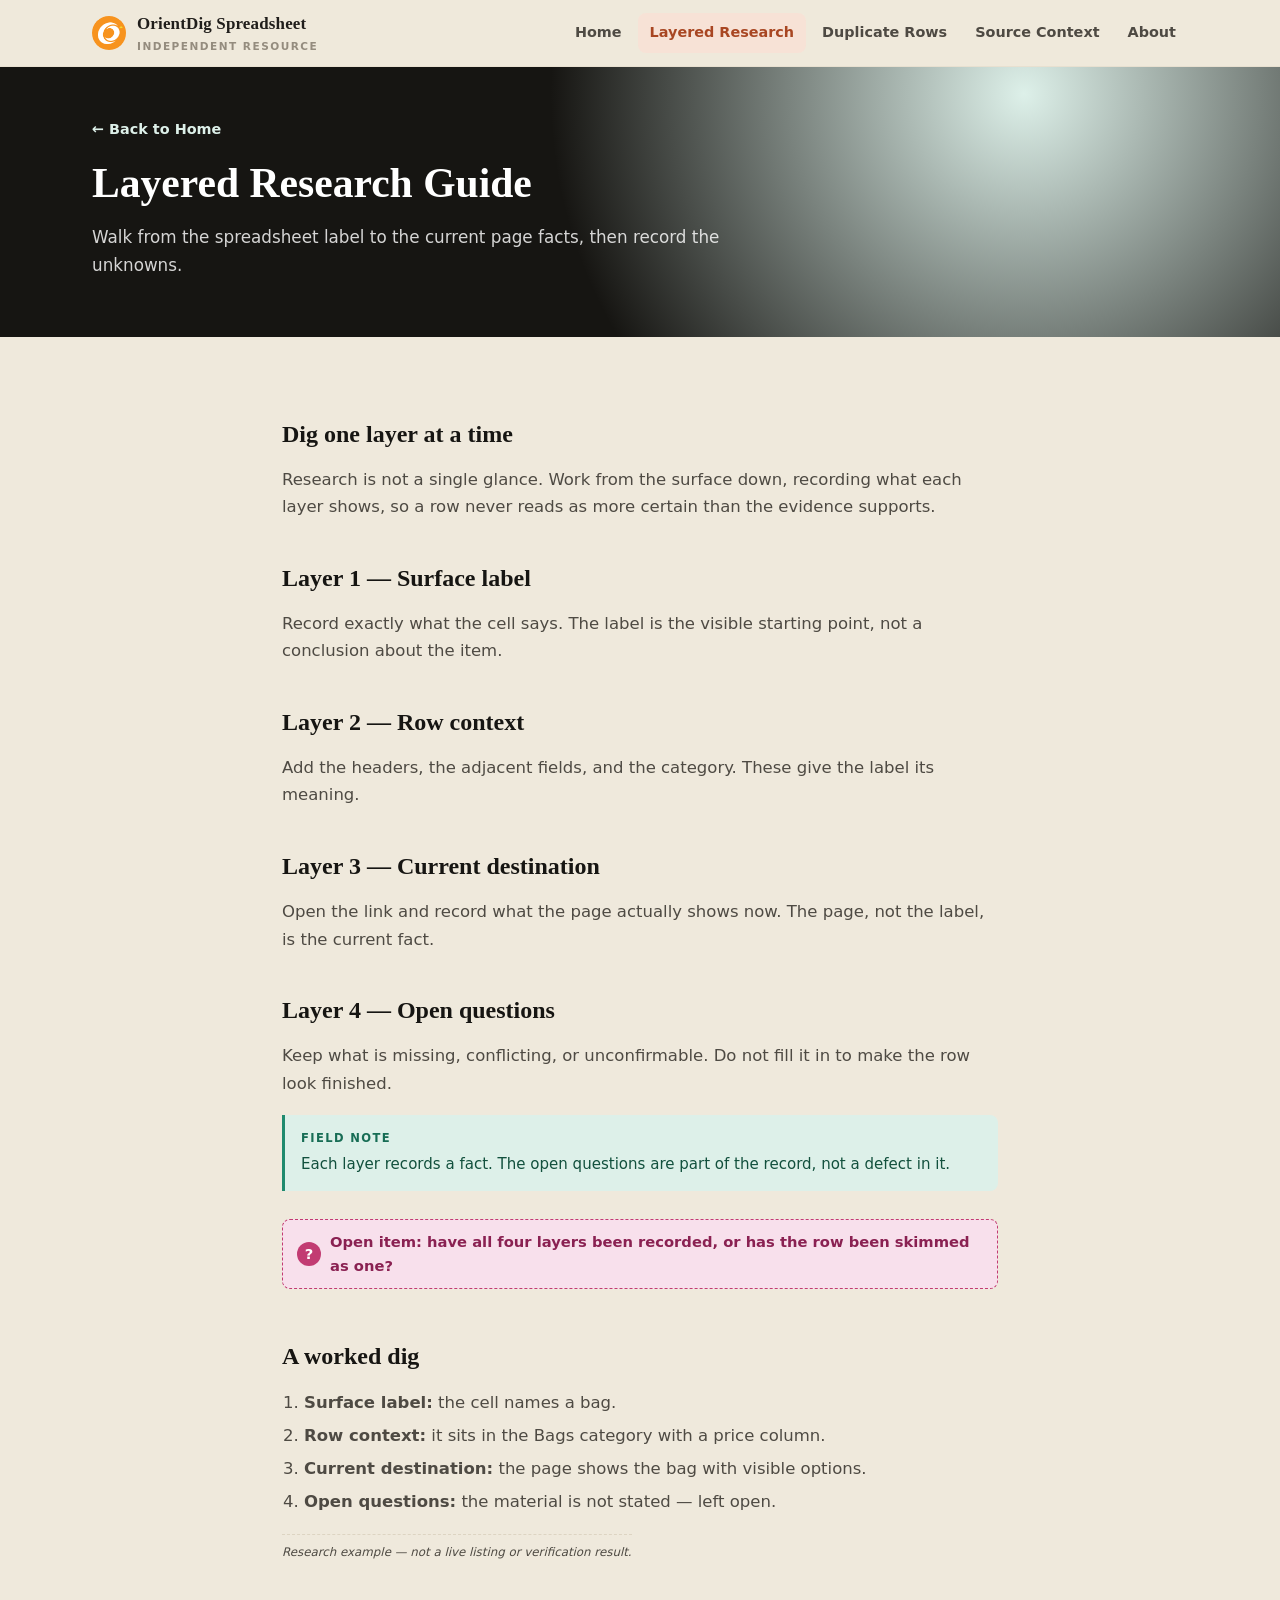
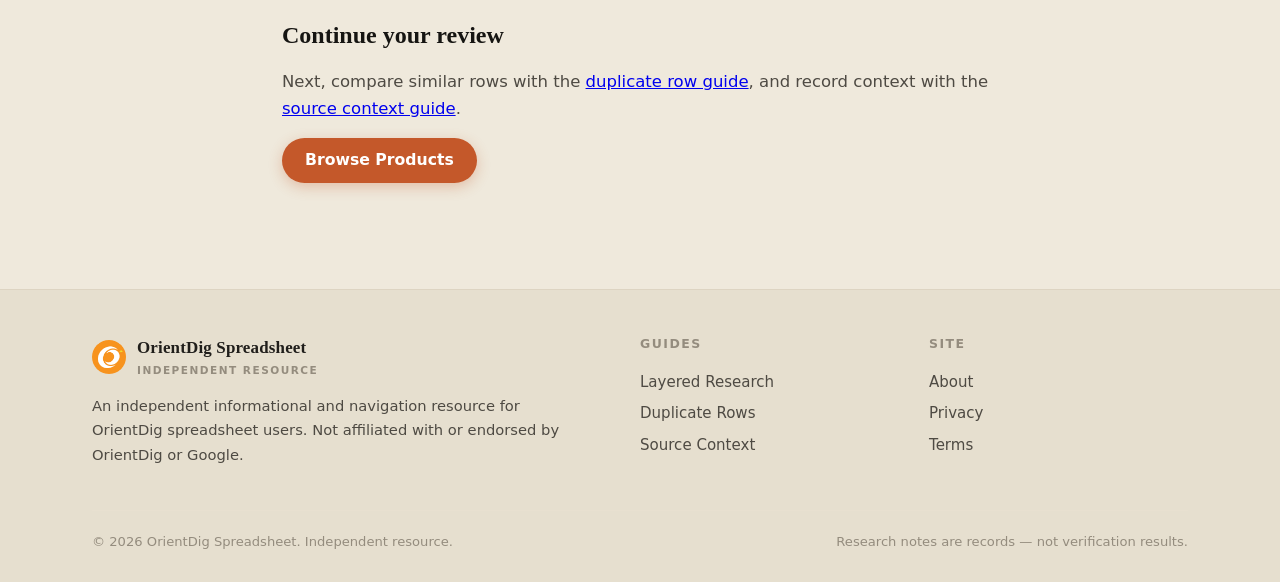
<file: layered-research-guide/index.html>
<!DOCTYPE html>
<html lang="en">
<head>
  <meta charset="UTF-8">
  <meta name="viewport" content="width=device-width, initial-scale=1.0">
  <title>Layered Research Guide | OrientDig Spreadsheet</title>
  <meta name="description" content="Walk from the OrientDig spreadsheet label to the current page facts, then record the unknowns.">
  <link rel="canonical" href="https://repglide.github.io/orientdig-spreadsheet/layered-research-guide/">
  <link rel="icon" type="image/png" href="../assets/images/favicon.png">
  <link rel="stylesheet" href="../assets/css/styles.css">

  <meta property="og:type" content="article">
  <meta property="og:url" content="https://repglide.github.io/orientdig-spreadsheet/layered-research-guide/">
  <meta property="og:title" content="Layered Research Guide | OrientDig Spreadsheet">
  <meta property="og:description" content="Walk from the OrientDig spreadsheet label to the current page facts, then record the unknowns.">
  <meta name="twitter:card" content="summary">

  <script type="application/ld+json">
  {
    "@context": "https://schema.org",
    "@graph": [
      { "@type": "WebSite", "@id": "https://repglide.github.io/orientdig-spreadsheet/#website", "url": "https://repglide.github.io/orientdig-spreadsheet/", "name": "OrientDig Spreadsheet & Research Guide" },
      { "@type": "BreadcrumbList", "itemListElement": [
        { "@type": "ListItem", "position": 1, "name": "Home", "item": "https://repglide.github.io/orientdig-spreadsheet/" },
        { "@type": "ListItem", "position": 2, "name": "Layered Research Guide", "item": "https://repglide.github.io/orientdig-spreadsheet/layered-research-guide/" }
      ]},
      { "@type": "Article", "@id": "https://repglide.github.io/orientdig-spreadsheet/layered-research-guide/#article", "headline": "Layered Research Guide", "description": "Walk from the OrientDig spreadsheet label to the current page facts, then record the unknowns.", "isPartOf": { "@id": "https://repglide.github.io/orientdig-spreadsheet/#website" } }
    ]
  }
  </script>
</head>
<body>
  <a href="#main-content" class="skip-link">Skip to main content</a>

  <header class="site-header">
    <div class="container header-inner">
      <a href="../index.html" class="brand" aria-label="OrientDig Spreadsheet Home">
        <img src="../assets/images/logo.png" alt="OrientDig logo" width="34" height="34">
        <span class="brand-name">OrientDig Spreadsheet<small>Independent Resource</small></span>
      </a>
      <button class="mobile-nav-toggle" aria-expanded="false" aria-label="Toggle navigation menu">
        <svg viewBox="0 0 24 24" fill="none" stroke="currentColor" stroke-width="2" width="22" height="22"><line x1="3" y1="6" x2="21" y2="6"></line><line x1="3" y1="12" x2="21" y2="12"></line><line x1="3" y1="18" x2="21" y2="18"></line></svg>
      </button>
      <nav class="main-nav" aria-label="Primary Navigation">
        <ul>
          <li><a href="../index.html">Home</a></li>
          <li><a href="../layered-research-guide/" class="active">Layered Research</a></li>
          <li><a href="../duplicate-row-guide/">Duplicate Rows</a></li>
          <li><a href="../source-context-guide/">Source Context</a></li>
          <li><a href="../about/">About</a></li>
        </ul>
      </nav>
    </div>
  </header>

  <main id="main-content">
    <section class="page-hero">
      <div class="container">
        <a class="back-link" href="../index.html">← Back to Home</a>
        <h1>Layered Research Guide</h1>
        <p>Walk from the spreadsheet label to the current page facts, then record the unknowns.</p>
      </div>
    </section>

    <div class="article-body">
      <h2>Dig one layer at a time</h2>
      <p>Research is not a single glance. Work from the surface down, recording what each layer shows, so a row never reads as more certain than the evidence supports.</p>

      <h2>Layer 1 — Surface label</h2>
      <p>Record exactly what the cell says. The label is the visible starting point, not a conclusion about the item.</p>

      <h2>Layer 2 — Row context</h2>
      <p>Add the headers, the adjacent fields, and the category. These give the label its meaning.</p>

      <h2>Layer 3 — Current destination</h2>
      <p>Open the link and record what the page actually shows now. The page, not the label, is the current fact.</p>

      <h2>Layer 4 — Open questions</h2>
      <p>Keep what is missing, conflicting, or unconfirmable. Do not fill it in to make the row look finished.</p>

      <div class="field-note"><strong>Field note</strong>Each layer records a fact. The open questions are part of the record, not a defect in it.</div>

      <div class="open-note"><span class="qmark">?</span>Open item: have all four layers been recorded, or has the row been skimmed as one?</div>

      <h2>A worked dig</h2>
      <ol>
        <li><strong>Surface label:</strong> the cell names a bag.</li>
        <li><strong>Row context:</strong> it sits in the Bags category with a price column.</li>
        <li><strong>Current destination:</strong> the page shows the bag with visible options.</li>
        <li><strong>Open questions:</strong> the material is not stated — left open.</li>
      </ol>
      <p class="example-flag">Research example — not a live listing or verification result.</p>

      <h2>Continue your review</h2>
      <p>Next, compare similar rows with the <a href="../duplicate-row-guide/">duplicate row guide</a>, and record context with the <a href="../source-context-guide/">source context guide</a>.</p>
      <p><a href="https://repglide.com/?agent=orientdig" class="btn btn-primary" target="_blank" rel="nofollow noopener">Browse Products</a></p>
    </div>
  </main>

  <footer class="site-footer">
    <div class="container">
      <div class="footer-grid">
        <div class="footer-brand">
          <a href="../index.html" class="brand" aria-label="OrientDig Spreadsheet Home">
            <img src="../assets/images/logo.png" alt="OrientDig logo" width="30" height="30">
            <span class="brand-name">OrientDig Spreadsheet<small>Independent Resource</small></span>
          </a>
          <p>An independent informational and navigation resource for OrientDig spreadsheet users. Not affiliated with or endorsed by OrientDig or Google.</p>
        </div>
        <div class="footer-col">
          <h4>Guides</h4>
          <ul>
            <li><a href="../layered-research-guide/">Layered Research</a></li>
            <li><a href="../duplicate-row-guide/">Duplicate Rows</a></li>
            <li><a href="../source-context-guide/">Source Context</a></li>
          </ul>
        </div>
        <div class="footer-col">
          <h4>Site</h4>
          <ul>
            <li><a href="../about/">About</a></li>
            <li><a href="../privacy/">Privacy</a></li>
            <li><a href="../terms/">Terms</a></li>
          </ul>
        </div>
      </div>
      <div class="footer-bottom">
        <span>&copy; <span id="year">2026</span> OrientDig Spreadsheet. Independent resource.</span>
        <span>Research notes are records — not verification results.</span>
      </div>
    </div>
  </footer>

  <script src="../assets/js/main.js"></script>
</body>
</html>
</file>
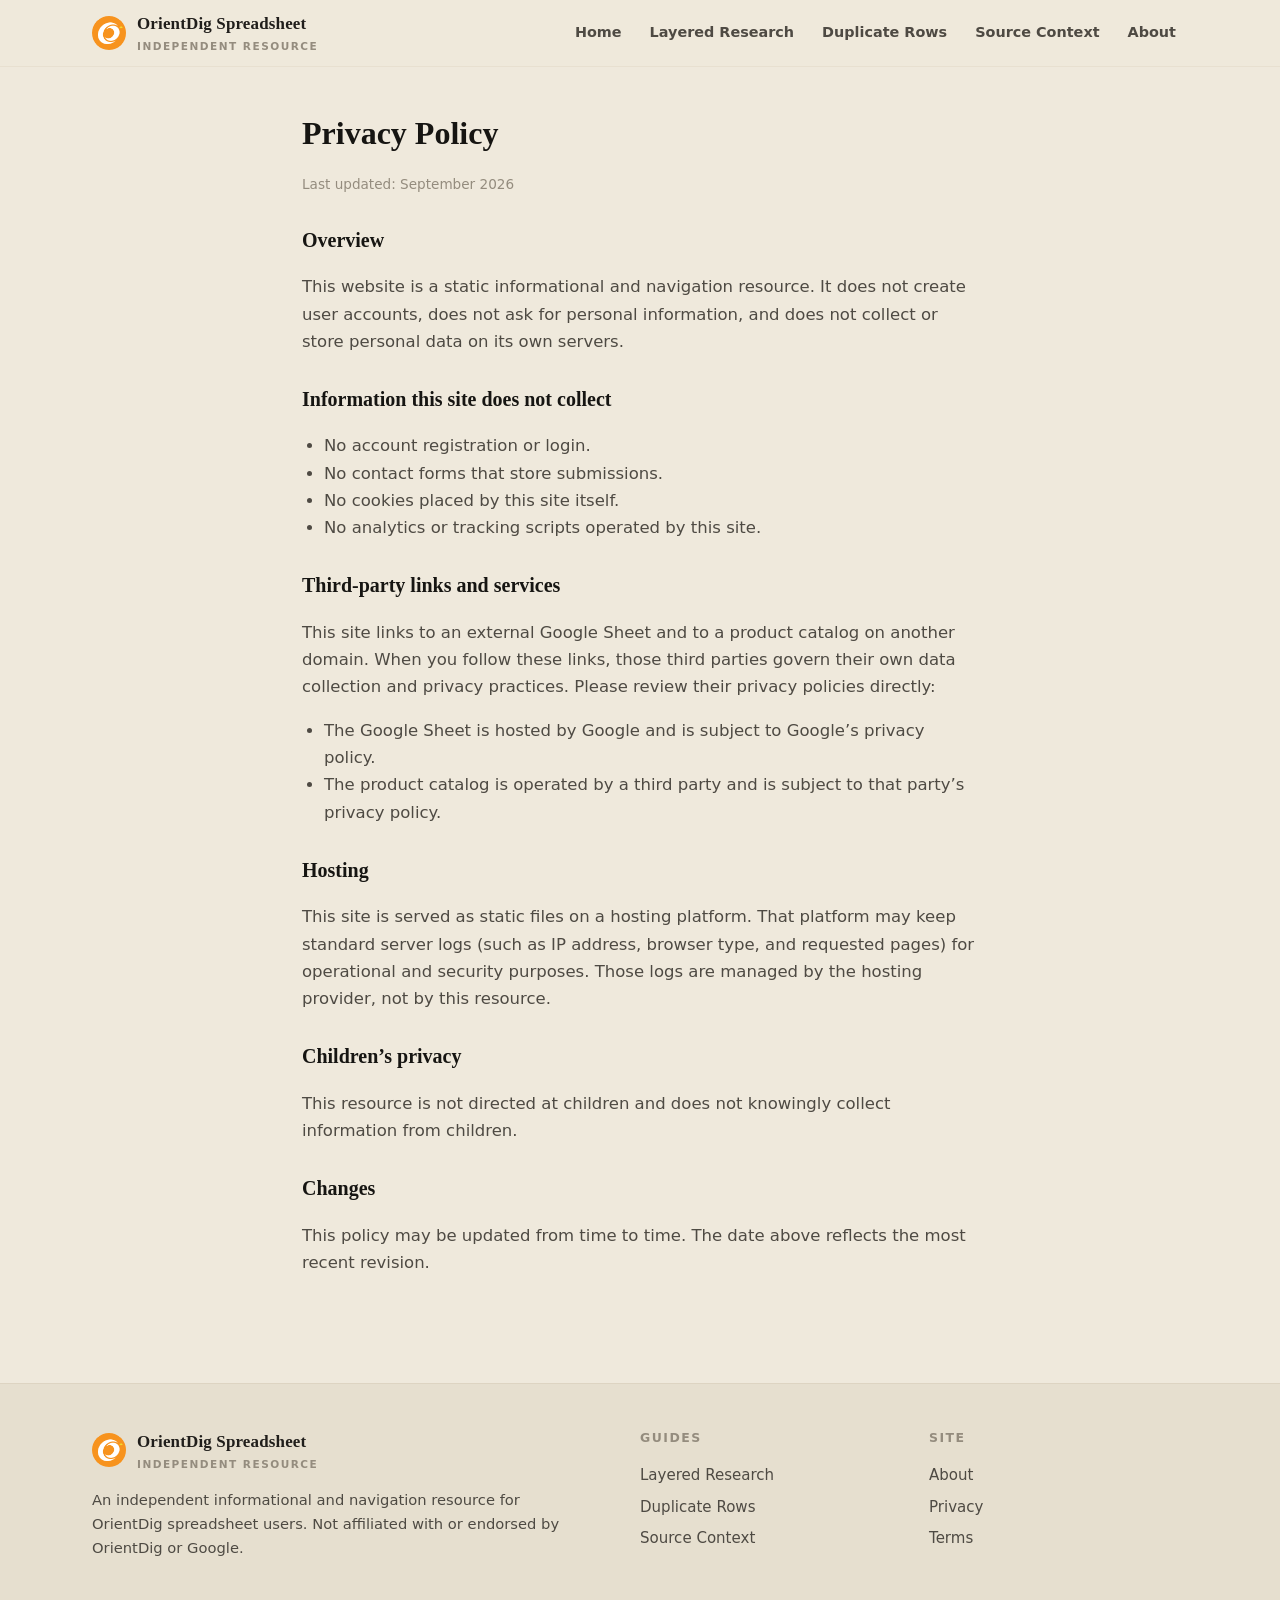
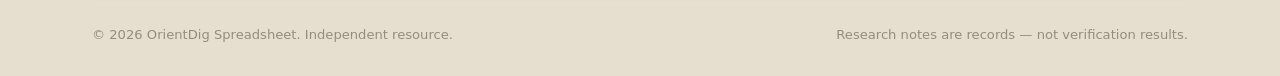
<file: privacy/index.html>
<!DOCTYPE html>
<html lang="en">
<head>
  <meta charset="UTF-8">
  <meta name="viewport" content="width=device-width, initial-scale=1.0">
  <title>Privacy Policy | OrientDig Spreadsheet</title>
  <meta name="description" content="Privacy policy for the OrientDig Spreadsheet independent resource.">
  <link rel="canonical" href="https://repglide.github.io/orientdig-spreadsheet/privacy/">
  <link rel="icon" type="image/png" href="../assets/images/favicon.png">
  <link rel="stylesheet" href="../assets/css/styles.css">
  <meta name="robots" content="index, follow">
</head>
<body>
  <a href="#main-content" class="skip-link">Skip to main content</a>

  <header class="site-header">
    <div class="container header-inner">
      <a href="../index.html" class="brand" aria-label="OrientDig Spreadsheet Home">
        <img src="../assets/images/logo.png" alt="OrientDig logo" width="34" height="34">
        <span class="brand-name">OrientDig Spreadsheet<small>Independent Resource</small></span>
      </a>
      <button class="mobile-nav-toggle" aria-expanded="false" aria-label="Toggle navigation menu">
        <svg viewBox="0 0 24 24" fill="none" stroke="currentColor" stroke-width="2" width="22" height="22"><line x1="3" y1="6" x2="21" y2="6"></line><line x1="3" y1="12" x2="21" y2="12"></line><line x1="3" y1="18" x2="21" y2="18"></line></svg>
      </button>
      <nav class="main-nav" aria-label="Primary Navigation">
        <ul>
          <li><a href="../index.html">Home</a></li>
          <li><a href="../layered-research-guide/">Layered Research</a></li>
          <li><a href="../duplicate-row-guide/">Duplicate Rows</a></li>
          <li><a href="../source-context-guide/">Source Context</a></li>
          <li><a href="../about/">About</a></li>
        </ul>
      </nav>
    </div>
  </header>

  <main id="main-content">
    <div class="legal-body">
      <h1>Privacy Policy</h1>
      <p class="legal-date">Last updated: September 2026</p>

      <h2>Overview</h2>
      <p>This website is a static informational and navigation resource. It does not create user accounts, does not ask for personal information, and does not collect or store personal data on its own servers.</p>

      <h2>Information this site does not collect</h2>
      <ul>
        <li>No account registration or login.</li>
        <li>No contact forms that store submissions.</li>
        <li>No cookies placed by this site itself.</li>
        <li>No analytics or tracking scripts operated by this site.</li>
      </ul>

      <h2>Third-party links and services</h2>
      <p>This site links to an external Google Sheet and to a product catalog on another domain. When you follow these links, those third parties govern their own data collection and privacy practices. Please review their privacy policies directly:</p>
      <ul>
        <li>The Google Sheet is hosted by Google and is subject to Google&rsquo;s privacy policy.</li>
        <li>The product catalog is operated by a third party and is subject to that party&rsquo;s privacy policy.</li>
      </ul>

      <h2>Hosting</h2>
      <p>This site is served as static files on a hosting platform. That platform may keep standard server logs (such as IP address, browser type, and requested pages) for operational and security purposes. Those logs are managed by the hosting provider, not by this resource.</p>

      <h2>Children&rsquo;s privacy</h2>
      <p>This resource is not directed at children and does not knowingly collect information from children.</p>

      <h2>Changes</h2>
      <p>This policy may be updated from time to time. The date above reflects the most recent revision.</p>
    </div>
  </main>

  <footer class="site-footer">
    <div class="container">
      <div class="footer-grid">
        <div class="footer-brand">
          <a href="../index.html" class="brand" aria-label="OrientDig Spreadsheet Home">
            <img src="../assets/images/logo.png" alt="OrientDig logo" width="30" height="30">
            <span class="brand-name">OrientDig Spreadsheet<small>Independent Resource</small></span>
          </a>
          <p>An independent informational and navigation resource for OrientDig spreadsheet users. Not affiliated with or endorsed by OrientDig or Google.</p>
        </div>
        <div class="footer-col">
          <h4>Guides</h4>
          <ul>
            <li><a href="../layered-research-guide/">Layered Research</a></li>
            <li><a href="../duplicate-row-guide/">Duplicate Rows</a></li>
            <li><a href="../source-context-guide/">Source Context</a></li>
          </ul>
        </div>
        <div class="footer-col">
          <h4>Site</h4>
          <ul>
            <li><a href="../about/">About</a></li>
            <li><a href="../privacy/">Privacy</a></li>
            <li><a href="../terms/">Terms</a></li>
          </ul>
        </div>
      </div>
      <div class="footer-bottom">
        <span>&copy; <span id="year">2026</span> OrientDig Spreadsheet. Independent resource.</span>
        <span>Research notes are records — not verification results.</span>
      </div>
    </div>
  </footer>

  <script src="../assets/js/main.js"></script>
</body>
</html>
</file>
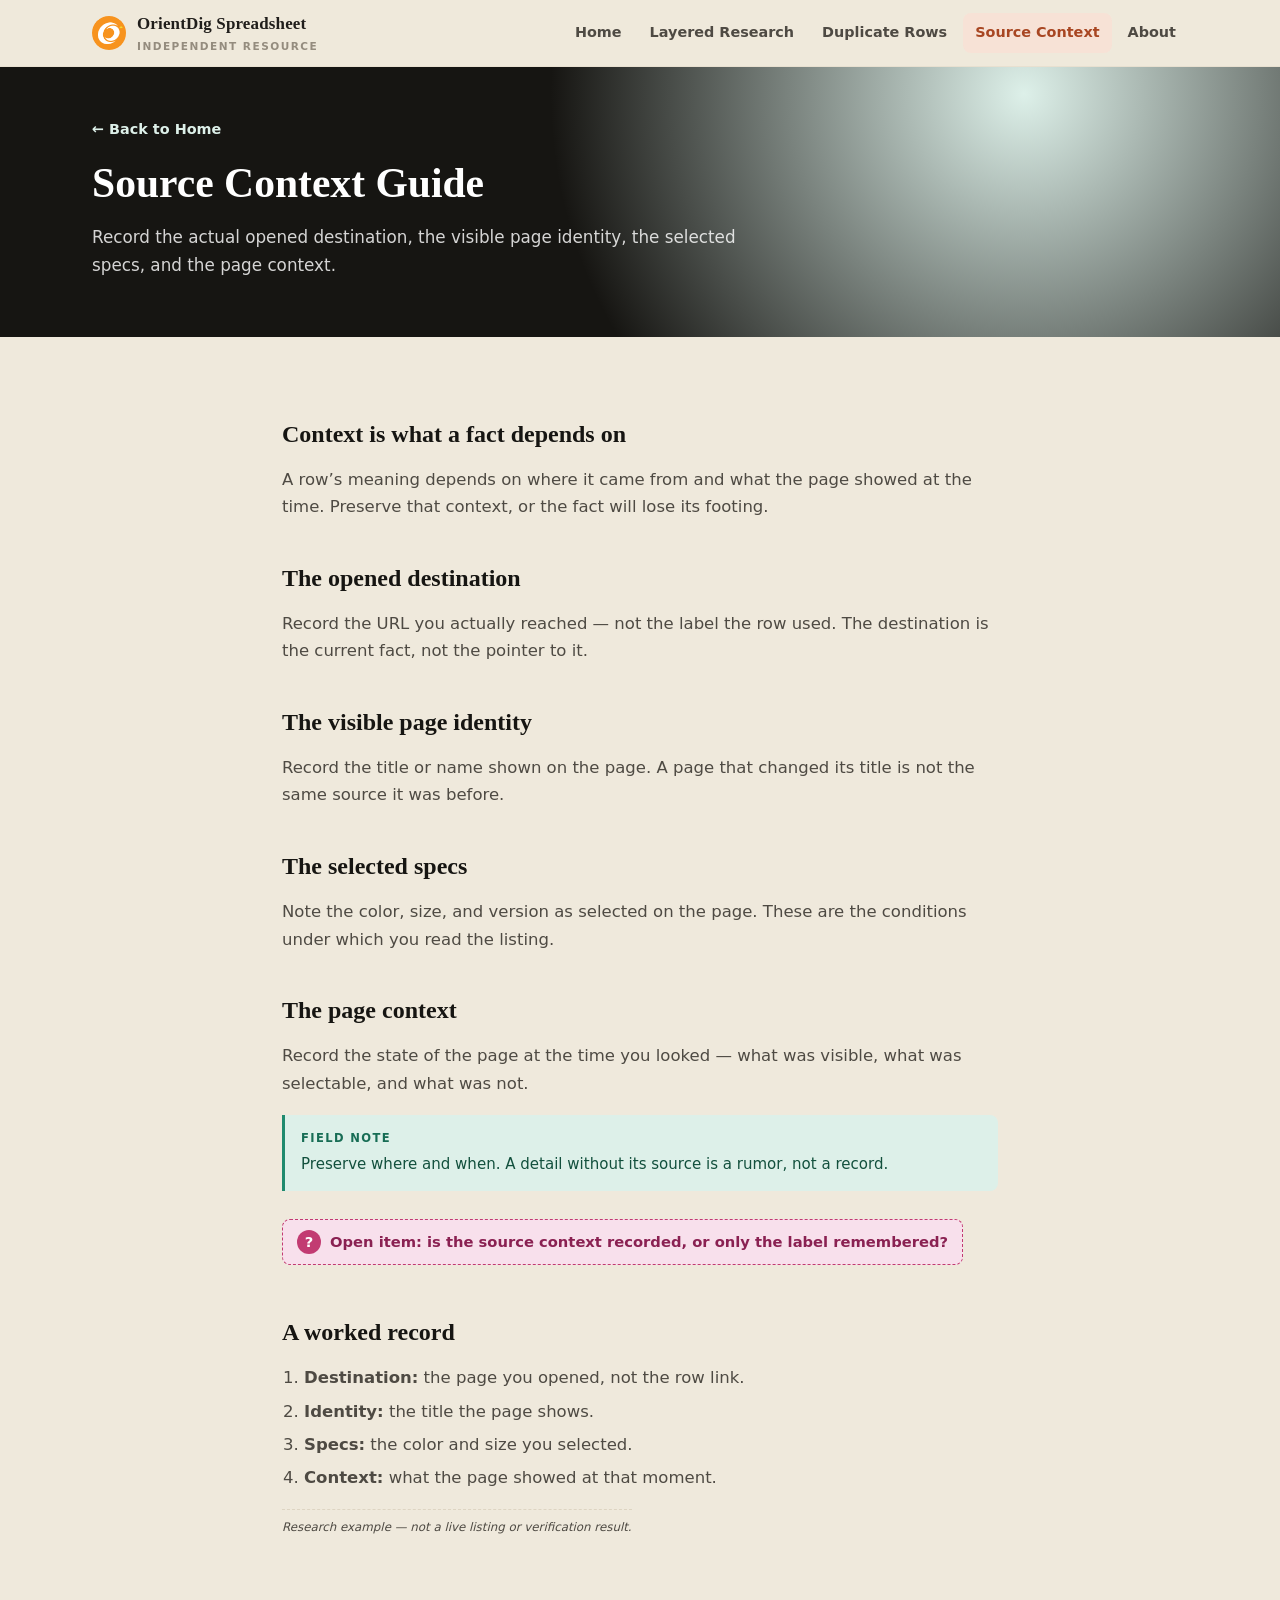
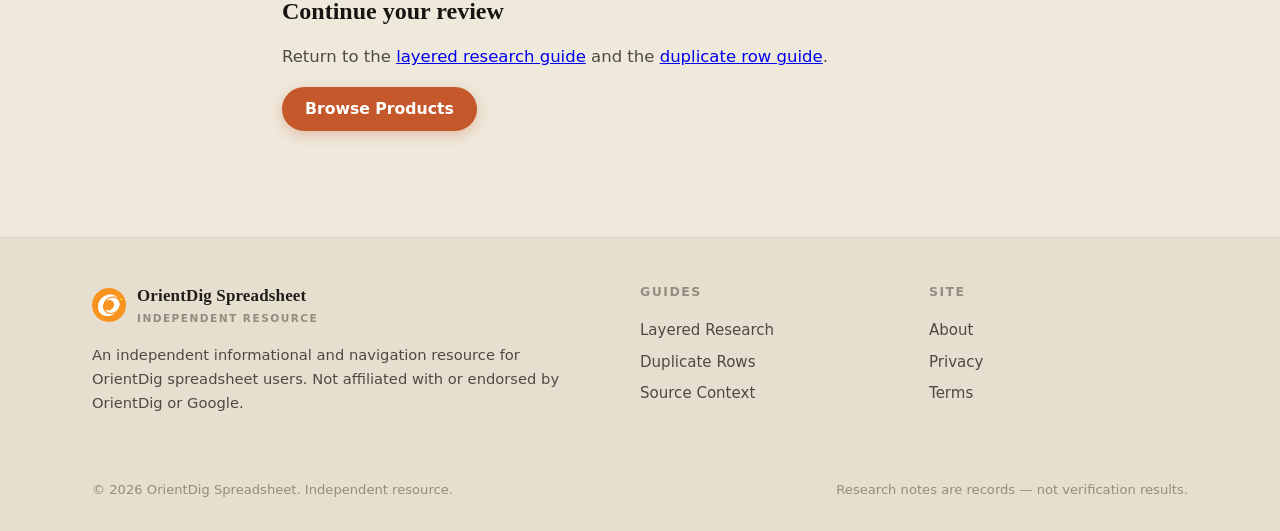
<file: source-context-guide/index.html>
<!DOCTYPE html>
<html lang="en">
<head>
  <meta charset="UTF-8">
  <meta name="viewport" content="width=device-width, initial-scale=1.0">
  <title>Source Context Guide | OrientDig Spreadsheet</title>
  <meta name="description" content="Record the actual opened destination, visible page identity, selected specs, and page context.">
  <link rel="canonical" href="https://repglide.github.io/orientdig-spreadsheet/source-context-guide/">
  <link rel="icon" type="image/png" href="../assets/images/favicon.png">
  <link rel="stylesheet" href="../assets/css/styles.css">

  <meta property="og:type" content="article">
  <meta property="og:url" content="https://repglide.github.io/orientdig-spreadsheet/source-context-guide/">
  <meta property="og:title" content="Source Context Guide | OrientDig Spreadsheet">
  <meta property="og:description" content="Record the actual opened destination, visible page identity, selected specs, and page context.">
  <meta name="twitter:card" content="summary">

  <script type="application/ld+json">
  {
    "@context": "https://schema.org",
    "@graph": [
      { "@type": "WebSite", "@id": "https://repglide.github.io/orientdig-spreadsheet/#website", "url": "https://repglide.github.io/orientdig-spreadsheet/", "name": "OrientDig Spreadsheet & Research Guide" },
      { "@type": "BreadcrumbList", "itemListElement": [
        { "@type": "ListItem", "position": 1, "name": "Home", "item": "https://repglide.github.io/orientdig-spreadsheet/" },
        { "@type": "ListItem", "position": 2, "name": "Source Context Guide", "item": "https://repglide.github.io/orientdig-spreadsheet/source-context-guide/" }
      ]},
      { "@type": "Article", "@id": "https://repglide.github.io/orientdig-spreadsheet/source-context-guide/#article", "headline": "Source Context Guide", "description": "Record the actual opened destination, visible page identity, selected specs, and page context.", "isPartOf": { "@id": "https://repglide.github.io/orientdig-spreadsheet/#website" } }
    ]
  }
  </script>
</head>
<body>
  <a href="#main-content" class="skip-link">Skip to main content</a>

  <header class="site-header">
    <div class="container header-inner">
      <a href="../index.html" class="brand" aria-label="OrientDig Spreadsheet Home">
        <img src="../assets/images/logo.png" alt="OrientDig logo" width="34" height="34">
        <span class="brand-name">OrientDig Spreadsheet<small>Independent Resource</small></span>
      </a>
      <button class="mobile-nav-toggle" aria-expanded="false" aria-label="Toggle navigation menu">
        <svg viewBox="0 0 24 24" fill="none" stroke="currentColor" stroke-width="2" width="22" height="22"><line x1="3" y1="6" x2="21" y2="6"></line><line x1="3" y1="12" x2="21" y2="12"></line><line x1="3" y1="18" x2="21" y2="18"></line></svg>
      </button>
      <nav class="main-nav" aria-label="Primary Navigation">
        <ul>
          <li><a href="../index.html">Home</a></li>
          <li><a href="../layered-research-guide/">Layered Research</a></li>
          <li><a href="../duplicate-row-guide/">Duplicate Rows</a></li>
          <li><a href="../source-context-guide/" class="active">Source Context</a></li>
          <li><a href="../about/">About</a></li>
        </ul>
      </nav>
    </div>
  </header>

  <main id="main-content">
    <section class="page-hero">
      <div class="container">
        <a class="back-link" href="../index.html">← Back to Home</a>
        <h1>Source Context Guide</h1>
        <p>Record the actual opened destination, the visible page identity, the selected specs, and the page context.</p>
      </div>
    </section>

    <div class="article-body">
      <h2>Context is what a fact depends on</h2>
      <p>A row&rsquo;s meaning depends on where it came from and what the page showed at the time. Preserve that context, or the fact will lose its footing.</p>

      <h2>The opened destination</h2>
      <p>Record the URL you actually reached — not the label the row used. The destination is the current fact, not the pointer to it.</p>

      <h2>The visible page identity</h2>
      <p>Record the title or name shown on the page. A page that changed its title is not the same source it was before.</p>

      <h2>The selected specs</h2>
      <p>Note the color, size, and version as selected on the page. These are the conditions under which you read the listing.</p>

      <h2>The page context</h2>
      <p>Record the state of the page at the time you looked — what was visible, what was selectable, and what was not.</p>

      <div class="field-note"><strong>Field note</strong>Preserve where and when. A detail without its source is a rumor, not a record.</div>

      <div class="open-note"><span class="qmark">?</span>Open item: is the source context recorded, or only the label remembered?</div>

      <h2>A worked record</h2>
      <ol>
        <li><strong>Destination:</strong> the page you opened, not the row link.</li>
        <li><strong>Identity:</strong> the title the page shows.</li>
        <li><strong>Specs:</strong> the color and size you selected.</li>
        <li><strong>Context:</strong> what the page showed at that moment.</li>
      </ol>
      <p class="example-flag">Research example — not a live listing or verification result.</p>

      <h2>Continue your review</h2>
      <p>Return to the <a href="../layered-research-guide/">layered research guide</a> and the <a href="../duplicate-row-guide/">duplicate row guide</a>.</p>
      <p><a href="https://repglide.com/?agent=orientdig" class="btn btn-primary" target="_blank" rel="nofollow noopener">Browse Products</a></p>
    </div>
  </main>

  <footer class="site-footer">
    <div class="container">
      <div class="footer-grid">
        <div class="footer-brand">
          <a href="../index.html" class="brand" aria-label="OrientDig Spreadsheet Home">
            <img src="../assets/images/logo.png" alt="OrientDig logo" width="30" height="30">
            <span class="brand-name">OrientDig Spreadsheet<small>Independent Resource</small></span>
          </a>
          <p>An independent informational and navigation resource for OrientDig spreadsheet users. Not affiliated with or endorsed by OrientDig or Google.</p>
        </div>
        <div class="footer-col">
          <h4>Guides</h4>
          <ul>
            <li><a href="../layered-research-guide/">Layered Research</a></li>
            <li><a href="../duplicate-row-guide/">Duplicate Rows</a></li>
            <li><a href="../source-context-guide/">Source Context</a></li>
          </ul>
        </div>
        <div class="footer-col">
          <h4>Site</h4>
          <ul>
            <li><a href="../about/">About</a></li>
            <li><a href="../privacy/">Privacy</a></li>
            <li><a href="../terms/">Terms</a></li>
          </ul>
        </div>
      </div>
      <div class="footer-bottom">
        <span>&copy; <span id="year">2026</span> OrientDig Spreadsheet. Independent resource.</span>
        <span>Research notes are records — not verification results.</span>
      </div>
    </div>
  </footer>

  <script src="../assets/js/main.js"></script>
</body>
</html>
</file>
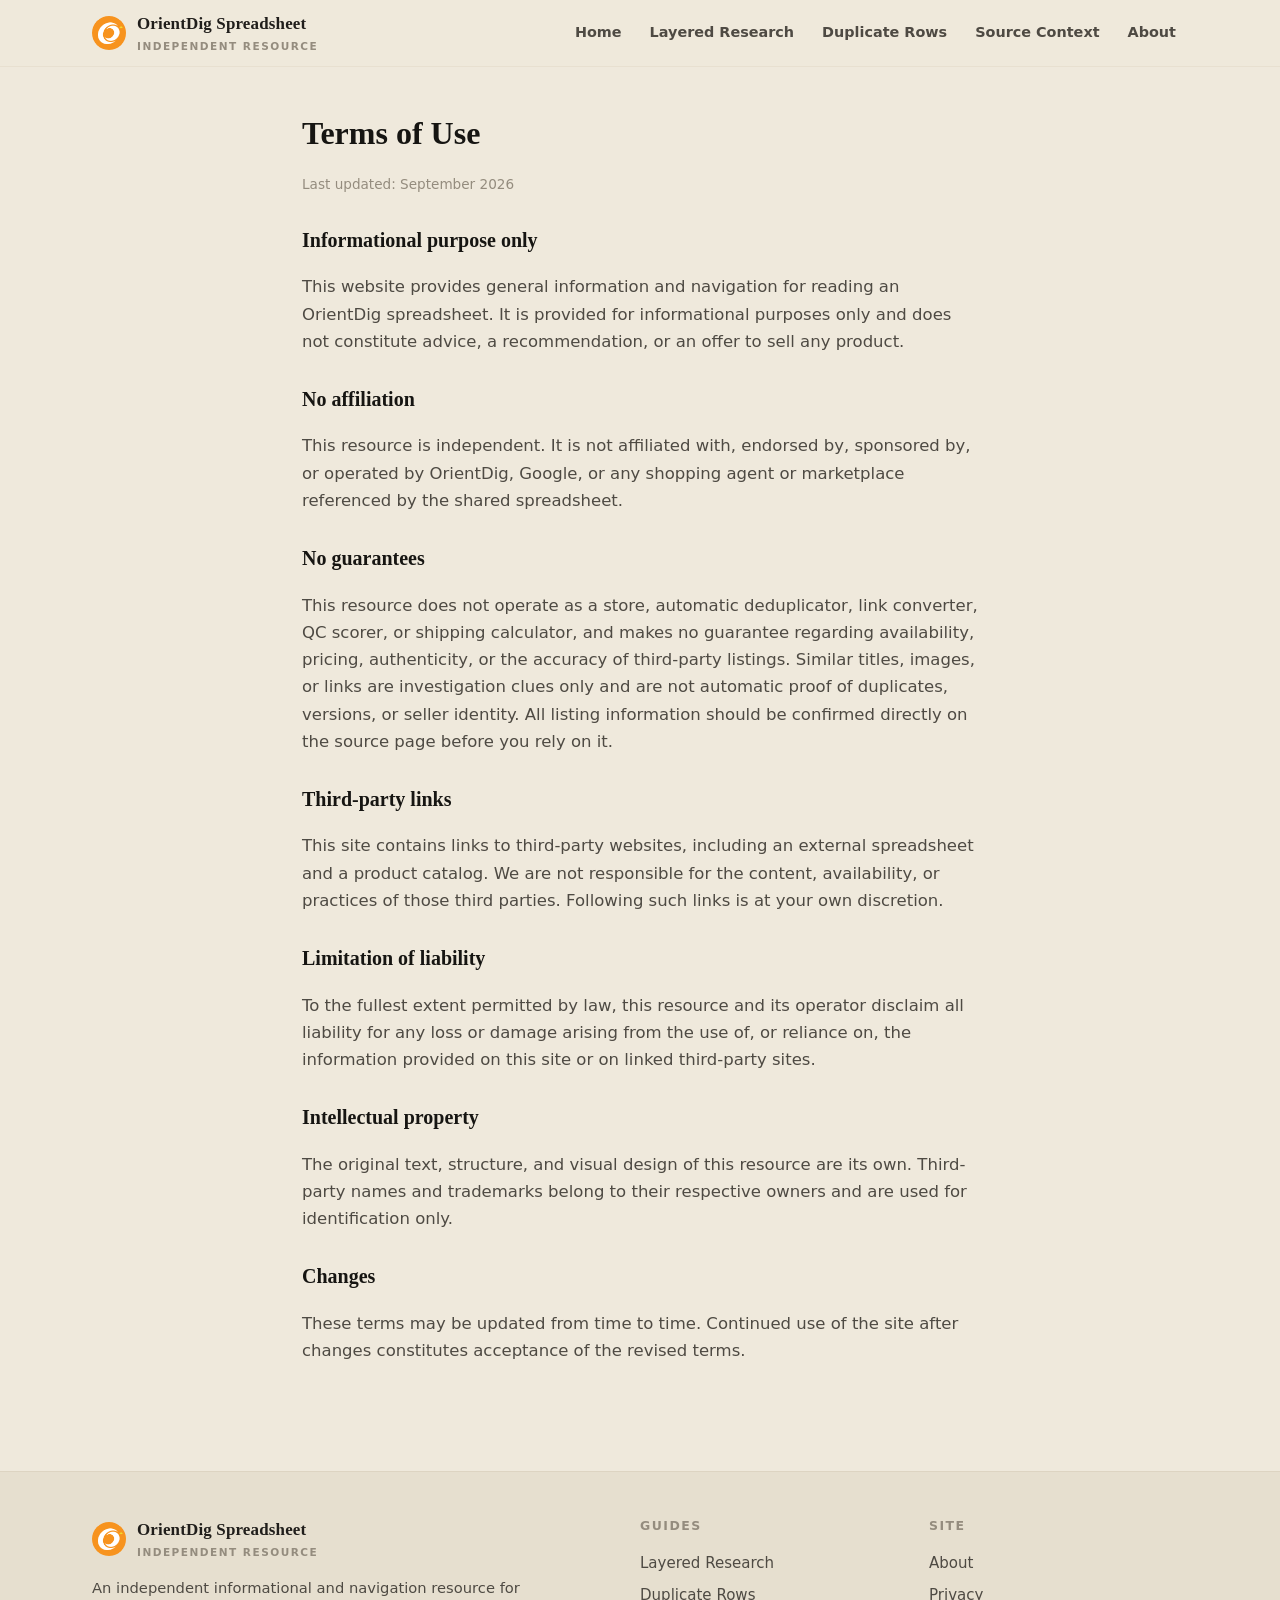
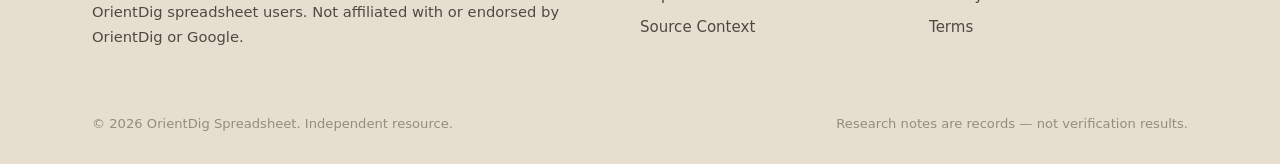
<file: terms/index.html>
<!DOCTYPE html>
<html lang="en">
<head>
  <meta charset="UTF-8">
  <meta name="viewport" content="width=device-width, initial-scale=1.0">
  <title>Terms of Use | OrientDig Spreadsheet</title>
  <meta name="description" content="Terms of use for the OrientDig Spreadsheet independent resource.">
  <link rel="canonical" href="https://repglide.github.io/orientdig-spreadsheet/terms/">
  <link rel="icon" type="image/png" href="../assets/images/favicon.png">
  <link rel="stylesheet" href="../assets/css/styles.css">
  <meta name="robots" content="index, follow">
</head>
<body>
  <a href="#main-content" class="skip-link">Skip to main content</a>

  <header class="site-header">
    <div class="container header-inner">
      <a href="../index.html" class="brand" aria-label="OrientDig Spreadsheet Home">
        <img src="../assets/images/logo.png" alt="OrientDig logo" width="34" height="34">
        <span class="brand-name">OrientDig Spreadsheet<small>Independent Resource</small></span>
      </a>
      <button class="mobile-nav-toggle" aria-expanded="false" aria-label="Toggle navigation menu">
        <svg viewBox="0 0 24 24" fill="none" stroke="currentColor" stroke-width="2" width="22" height="22"><line x1="3" y1="6" x2="21" y2="6"></line><line x1="3" y1="12" x2="21" y2="12"></line><line x1="3" y1="18" x2="21" y2="18"></line></svg>
      </button>
      <nav class="main-nav" aria-label="Primary Navigation">
        <ul>
          <li><a href="../index.html">Home</a></li>
          <li><a href="../layered-research-guide/">Layered Research</a></li>
          <li><a href="../duplicate-row-guide/">Duplicate Rows</a></li>
          <li><a href="../source-context-guide/">Source Context</a></li>
          <li><a href="../about/">About</a></li>
        </ul>
      </nav>
    </div>
  </header>

  <main id="main-content">
    <div class="legal-body">
      <h1>Terms of Use</h1>
      <p class="legal-date">Last updated: September 2026</p>

      <h2>Informational purpose only</h2>
      <p>This website provides general information and navigation for reading an OrientDig spreadsheet. It is provided for informational purposes only and does not constitute advice, a recommendation, or an offer to sell any product.</p>

      <h2>No affiliation</h2>
      <p>This resource is independent. It is not affiliated with, endorsed by, sponsored by, or operated by OrientDig, Google, or any shopping agent or marketplace referenced by the shared spreadsheet.</p>

      <h2>No guarantees</h2>
      <p>This resource does not operate as a store, automatic deduplicator, link converter, QC scorer, or shipping calculator, and makes no guarantee regarding availability, pricing, authenticity, or the accuracy of third-party listings. Similar titles, images, or links are investigation clues only and are not automatic proof of duplicates, versions, or seller identity. All listing information should be confirmed directly on the source page before you rely on it.</p>

      <h2>Third-party links</h2>
      <p>This site contains links to third-party websites, including an external spreadsheet and a product catalog. We are not responsible for the content, availability, or practices of those third parties. Following such links is at your own discretion.</p>

      <h2>Limitation of liability</h2>
      <p>To the fullest extent permitted by law, this resource and its operator disclaim all liability for any loss or damage arising from the use of, or reliance on, the information provided on this site or on linked third-party sites.</p>

      <h2>Intellectual property</h2>
      <p>The original text, structure, and visual design of this resource are its own. Third-party names and trademarks belong to their respective owners and are used for identification only.</p>

      <h2>Changes</h2>
      <p>These terms may be updated from time to time. Continued use of the site after changes constitutes acceptance of the revised terms.</p>
    </div>
  </main>

  <footer class="site-footer">
    <div class="container">
      <div class="footer-grid">
        <div class="footer-brand">
          <a href="../index.html" class="brand" aria-label="OrientDig Spreadsheet Home">
            <img src="../assets/images/logo.png" alt="OrientDig logo" width="30" height="30">
            <span class="brand-name">OrientDig Spreadsheet<small>Independent Resource</small></span>
          </a>
          <p>An independent informational and navigation resource for OrientDig spreadsheet users. Not affiliated with or endorsed by OrientDig or Google.</p>
        </div>
        <div class="footer-col">
          <h4>Guides</h4>
          <ul>
            <li><a href="../layered-research-guide/">Layered Research</a></li>
            <li><a href="../duplicate-row-guide/">Duplicate Rows</a></li>
            <li><a href="../source-context-guide/">Source Context</a></li>
          </ul>
        </div>
        <div class="footer-col">
          <h4>Site</h4>
          <ul>
            <li><a href="../about/">About</a></li>
            <li><a href="../privacy/">Privacy</a></li>
            <li><a href="../terms/">Terms</a></li>
          </ul>
        </div>
      </div>
      <div class="footer-bottom">
        <span>&copy; <span id="year">2026</span> OrientDig Spreadsheet. Independent resource.</span>
        <span>Research notes are records — not verification results.</span>
      </div>
    </div>
  </footer>

  <script src="../assets/js/main.js"></script>
</body>
</html>
</file>
<file: assets/css/styles.css>
/* ==========================================================================
   OrientDig Spreadsheet — Research Strata / Source Dig theme
   Light sandstone · deep coal black · mineral teal · terracotta · ultramarine · magenta
   ========================================================================== */

:root {
  /* palette */
  --sand:        #EFE9DC;
  --sand-2:      #E6DFCF;
  --sand-3:      #DCD3BF;
  --ink:         #201E1B;
  --ink-2:       #161512;
  --ink-soft:    #4E4A43;
  --ink-faint:   #948C7E;
  --teal:        #208A6E;
  --teal-d:      #176D55;
  --teal-s:      #DDF0E9;
  --terra:       #C4582A;
  --terra-d:     #A84622;
  --terra-s:     #F7E2D6;
  --ultra:       #3546B5;
  --ultra-d:     #273492;
  --ultra-s:     #E3E7F8;
  --magenta:     #C23B72;
  --magenta-s:   #F8E0EC;
  --line:        #DDD4C2;
  --line-soft:   #E8E0D0;

  /* typography */
  --serif: Georgia, 'Times New Roman', Times, serif;
  --sans: system-ui, -apple-system, 'Segoe UI', Roboto, Helvetica, Arial, sans-serif;
  --mono: ui-monospace, SFMono-Regular, 'SF Mono', Menlo, Consolas, monospace;

  /* geometry */
  --radius: 14px;
  --radius-sm: 8px;
  --container: 1140px;
  --shadow-sm: 0 1px 2px rgba(32, 30, 27, 0.05), 0 2px 8px rgba(32, 30, 27, 0.06);
  --shadow-md: 0 4px 14px rgba(32, 30, 27, 0.10), 0 12px 32px rgba(32, 30, 27, 0.08);
}

* { box-sizing: border-box; }
html { scroll-behavior: smooth; -webkit-text-size-adjust: 100%; }

body {
  margin: 0;
  font-family: var(--sans);
  font-size: 16.5px;
  line-height: 1.65;
  color: var(--ink);
  background: var(--sand);
  -webkit-font-smoothing: antialiased;
  text-rendering: optimizeLegibility;
}

/* ---------- accessibility ---------- */
.skip-link { position: absolute; left: -9999px; top: 0; background: var(--ink); color: #fff; padding: 10px 16px; z-index: 200; border-radius: 0 0 var(--radius-sm) 0; }
.skip-link:focus { left: 0; }
:focus-visible { outline: 3px solid var(--teal); outline-offset: 2px; border-radius: 3px; }
.visually-hidden { position: absolute !important; width: 1px; height: 1px; margin: -1px; padding: 0; border: 0; overflow: hidden; clip: rect(0 0 0 0); white-space: nowrap; }

/* ---------- layout ---------- */
.container { max-width: var(--container); margin: 0 auto; padding: 0 22px; }

/* ---------- header ---------- */
.site-header { position: sticky; top: 0; z-index: 100; background: rgba(239, 233, 220, 0.92); backdrop-filter: saturate(140%) blur(8px); border-bottom: 1px solid var(--line-soft); }
.header-inner { display: flex; align-items: center; gap: 20px; height: 66px; }
.brand { display: flex; align-items: center; gap: 11px; text-decoration: none; color: var(--ink); }
.brand img { width: 34px; height: 34px; display: block; border-radius: 7px; }
.brand-name { font-family: var(--serif); font-weight: 700; font-size: 1.06rem; letter-spacing: 0.01em; }
.brand-name small { display: block; font-family: var(--sans); font-weight: 600; font-size: 0.66rem; color: var(--ink-faint); letter-spacing: 0.14em; text-transform: uppercase; }

.main-nav { margin-left: auto; }
.main-nav ul { display: flex; align-items: center; gap: 4px; list-style: none; margin: 0; padding: 0; }
.main-nav a { display: block; padding: 8px 12px; text-decoration: none; color: var(--ink-soft); font-weight: 600; font-size: 0.9rem; border-radius: var(--radius-sm); }
.main-nav a:hover { background: var(--sand-2); color: var(--ink); }
.main-nav a.active { color: var(--terra-d); background: var(--terra-s); }

.mobile-nav-toggle { display: none; margin-left: auto; width: 44px; height: 44px; border: 1px solid var(--line); background: #fff; border-radius: var(--radius-sm); cursor: pointer; color: var(--ink); }
.mobile-nav-toggle svg { display: block; margin: 0 auto; }

@media (max-width: 860px) {
  .main-nav { display: none; }
  .mobile-nav-toggle { display: block; }
  .main-nav.open { display: block; position: absolute; left: 0; right: 0; top: 66px; background: #fff; border-bottom: 1px solid var(--line); box-shadow: var(--shadow-md); }
  .main-nav.open ul { flex-direction: column; align-items: stretch; gap: 2px; padding: 8px; }
  .main-nav.open a { padding: 12px 14px; }
}

/* ---------- buttons ---------- */
.btn { display: inline-flex; align-items: center; justify-content: center; gap: 8px; padding: 12px 22px; border-radius: 999px; text-decoration: none; font-weight: 700; font-size: 0.98rem; line-height: 1.2; border: 1.5px solid transparent; transition: transform 0.12s ease, box-shadow 0.12s ease, background 0.12s ease; }
.btn:active { transform: translateY(1px); }
.btn-primary { background: var(--terra); color: #fff; box-shadow: 0 4px 14px rgba(196, 88, 42, 0.30); }
.btn-primary:hover { background: var(--terra-d); box-shadow: 0 6px 18px rgba(196, 88, 42, 0.38); }
.btn-secondary { background: #fff; color: var(--ink); border-color: var(--line); box-shadow: var(--shadow-sm); }
.btn-secondary:hover { border-color: var(--ink-soft); background: #fff; }
.btn-sm { padding: 9px 16px; font-size: 0.88rem; }

/* ---------- hero ---------- */
.hero-section { padding: 56px 0 44px; position: relative; overflow: hidden; background: radial-gradient(circle at 85% 8%, var(--teal-s) 0, transparent 42%), radial-gradient(circle at 6% 92%, var(--ultra-s) 0, transparent 40%); }
.hero-grid { display: grid; grid-template-columns: 1.05fr 0.95fr; gap: 44px; align-items: center; }
.hero-badge { display: inline-block; padding: 5px 13px; border-radius: 999px; background: var(--teal-s); color: var(--teal-d); font-weight: 700; font-size: 0.76rem; letter-spacing: 0.08em; text-transform: uppercase; }
.hero-title { font-family: var(--serif); font-size: clamp(2.05rem, 4.6vw, 3.1rem); line-height: 1.12; color: var(--ink-2); margin: 18px 0 16px; font-weight: 700; }
.hero-title em { font-style: normal; color: var(--terra); }
.hero-description { font-size: 1.08rem; color: var(--ink-soft); max-width: 34em; margin: 0 0 26px; }
.hero-actions { display: flex; flex-wrap: wrap; gap: 12px; }

/* hero strata cross-section visual */
.hero-visual { position: relative; display: flex; justify-content: center; }
.strata-hero { position: relative; width: 240px; }
.sh-band { position: relative; height: 64px; border-radius: 6px; margin-bottom: 6px; display: flex; align-items: center; padding: 0 14px; font-family: var(--mono); font-size: 0.72rem; font-weight: 700; letter-spacing: 0.1em; text-transform: uppercase; color: var(--ink); border: 1px solid rgba(32,30,27,0.12); }
.sh-surface { background: repeating-linear-gradient(0deg, #EADFC8 0 6px, #F1E8D2 6px 12px); color: #5c5340; }
.sh-context { background: var(--teal-s); color: var(--teal-d); }
.sh-destination { background: var(--ultra-s); color: var(--ultra-d); }
.sh-unknown { background: repeating-linear-gradient(-45deg, #F3D8E6 0 6px, #F8E0EC 6px 12px); color: #9c2f5f; }
.sh-coreline { position: absolute; top: 6px; bottom: 6px; left: 50%; transform: translateX(-50%); width: 0; border-left: 2px dashed var(--ink-faint); }
.sh-coreline::before, .sh-coreline::after { content: ""; position: absolute; left: -4px; width: 6px; height: 6px; border-radius: 50%; background: var(--terra); }
.sh-coreline::before { top: -3px; }
.sh-coreline::after { bottom: -3px; }

@media (max-width: 860px) {
  .hero-grid { grid-template-columns: 1fr; gap: 26px; }
  .hero-section { padding-top: 34px; }
}

/* ---------- section scaffolding ---------- */
.section { padding: 46px 0; }
.section-alt { background: var(--sand-2); }
.section-header { max-width: 680px; margin: 0 auto 34px; text-align: center; }
.eyebrow { display: inline-block; font-size: 0.76rem; font-weight: 700; letter-spacing: 0.14em; text-transform: uppercase; color: var(--teal-d); }
.section-title { font-family: var(--serif); font-size: clamp(1.6rem, 3.4vw, 2.15rem); color: var(--ink-2); margin: 10px 0 12px; line-height: 1.2; }
.section-lead { color: var(--ink-soft); font-size: 1.02rem; margin: 0; }

/* ---------- category grid (specimen archive labels) ---------- */
.categories-section { padding-top: 10px; }
.cat-grid { display: grid; grid-template-columns: repeat(4, 1fr); gap: 14px; }
.cat-card {
  position: relative; display: flex; flex-direction: column; gap: 9px;
  background: #fff; border: 1px solid var(--line); border-radius: var(--radius);
  padding: 15px 16px 14px; text-decoration: none; color: var(--ink);
  box-shadow: var(--shadow-sm); transition: transform 0.14s ease, box-shadow 0.14s ease, border-color 0.14s ease;
}
.cat-card:hover { transform: translateY(-3px); box-shadow: var(--shadow-md); border-color: var(--teal); }
.cat-top { display: flex; align-items: flex-start; justify-content: space-between; }
.cat-code { font-family: var(--mono); font-size: 0.72rem; color: var(--ink-faint); letter-spacing: 0.06em; }
.cat-spec { font-family: var(--serif); font-size: 1.5rem; font-weight: 800; color: var(--ink-2); line-height: 1; }
.cat-icon { width: 28px; height: 28px; color: var(--teal-d); }
.cat-icon svg { width: 100%; height: 100%; }
.cat-name { font-weight: 700; color: var(--ink-2); font-size: 0.97rem; line-height: 1.3; }
.cat-card .cat-arrow { margin-top: auto; font-size: 0.8rem; font-weight: 700; color: var(--teal-d); }
.cat-card::after { content: ""; position: absolute; top: 8px; right: 8px; width: 9px; height: 9px; border: 1.5px solid var(--ink-faint); border-radius: 50%; opacity: 0.45; }

@media (max-width: 900px) {
  .cat-grid { grid-template-columns: repeat(2, 1fr); gap: 12px; }
  .cat-card { padding: 13px 13px 12px; }
}

/* ---------- four-layer strata module ---------- */
.strata { display: flex; align-items: stretch; gap: 0; max-width: 920px; margin: 0 auto; }
.strata-step { flex: 1; display: flex; flex-direction: column; align-items: center; text-align: center; gap: 8px; padding: 0 8px; }
.strata-band { width: 100%; height: 14px; border-radius: 4px; }
.strata-step[data-s="1"] .strata-band { background: repeating-linear-gradient(0deg, #E4D8BF 0 4px, #F1E8D2 4px 8px); }
.strata-step[data-s="2"] .strata-band { background: var(--teal); }
.strata-step[data-s="3"] .strata-band { background: var(--ultra); }
.strata-step[data-s="4"] .strata-band { background: repeating-linear-gradient(-45deg, #E8A6C4 0 4px, #F3D8E6 4px 8px); }
.strata-dot { width: 38px; height: 38px; border-radius: 50%; display: grid; place-items: center; font-family: var(--mono); font-weight: 800; font-size: 0.8rem; color: #fff; background: var(--ink-2); }
.strata-label { font-weight: 700; color: var(--ink-2); font-size: 0.92rem; }
.strata-desc { color: var(--ink-soft); font-size: 0.84rem; }
.strata-arrow { flex: none; align-self: center; color: var(--terra); font-size: 1.4rem; font-weight: 800; padding: 0 2px; }
@media (max-width: 720px) {
  .strata { flex-direction: column; gap: 0; }
  .strata-step { flex-direction: row; align-items: center; text-align: left; gap: 12px; padding: 8px 0; }
  .strata-band { width: 14px; height: 40px; flex: none; }
  .strata-arrow { transform: rotate(90deg); align-self: center; }
}

/* ---------- signatures ---------- */
.sample-code { display: inline-block; font-family: var(--mono); font-size: 0.68rem; font-weight: 700; letter-spacing: 0.08em; text-transform: uppercase; padding: 3px 8px; border-radius: 4px; background: var(--sand-2); color: var(--ink-soft); border: 1px solid var(--line); }
.archive-stamp { display: inline-block; font-family: var(--mono); font-size: 0.66rem; font-weight: 800; letter-spacing: 0.08em; text-transform: uppercase; padding: 4px 10px; border: 2px solid var(--terra); color: var(--terra-d); border-radius: 4px; transform: rotate(-3deg); }
.grid-coord { font-family: var(--mono); font-size: 0.74rem; color: var(--ink-faint); letter-spacing: 0.08em; }
.field-note { border-left: 3px solid var(--teal); background: var(--teal-s); padding: 14px 16px; border-radius: 0 var(--radius-sm) var(--radius-sm) 0; margin: 18px 0; font-size: 0.94rem; color: #12503D; }
.field-note strong { display: block; font-size: 0.72rem; letter-spacing: 0.12em; text-transform: uppercase; margin-bottom: 4px; color: var(--teal-d); }

.open-note { display: inline-flex; align-items: center; gap: 9px; padding: 10px 14px; border: 1px dashed var(--magenta); border-radius: var(--radius-sm); background: var(--magenta-s); color: #8A2152; font-weight: 600; font-size: 0.92rem; margin: 10px 0; }
.open-note .qmark { flex: none; width: 24px; height: 24px; border-radius: 50%; background: var(--magenta); color: #fff; display: grid; place-items: center; font-weight: 800; }

.example-flag { display: inline-block; margin-top: 14px; font-size: 0.74rem; color: var(--ink-faint); font-style: italic; border-top: 1px dashed var(--line); padding-top: 8px; }

/* ---------- duo grid ---------- */
.duo-grid { display: grid; grid-template-columns: 1fr 1fr; gap: 14px; }
.duo-col { background: #fff; border: 1px solid var(--line); border-radius: var(--radius); padding: 20px 22px; }
.duo-col h3 { margin: 0 0 10px; font-size: 1.02rem; display: flex; align-items: center; gap: 9px; color: var(--ink-2); }
.duo-col ul { margin: 0; padding-left: 18px; color: var(--ink-soft); font-size: 0.94rem; }
.duo-col ul li { margin: 6px 0; }
.duo-col .mark { flex: none; width: 22px; height: 22px; border-radius: 5px; display: grid; place-items: center; font-size: 0.78rem; color: #fff; font-family: var(--mono); }
.duo-col.is-a .mark { background: var(--teal); }
.duo-col.is-b .mark { background: var(--ultra); }
@media (max-width: 720px) { .duo-grid { grid-template-columns: 1fr; } }

/* ---------- stop digging when ---------- */
.stop-list { list-style: none; margin: 0; padding: 0; max-width: 760px; margin-inline: auto; }
.stop-list li { display: flex; gap: 14px; align-items: flex-start; padding: 14px 16px; margin: 10px 0; background: #fff; border: 1px solid var(--line); border-radius: var(--radius); box-shadow: var(--shadow-sm); }
.stop-list .s-num { flex: none; width: 30px; height: 30px; border-radius: 50%; display: grid; place-items: center; background: var(--magenta-s); color: var(--magenta); font-weight: 800; font-size: 0.82rem; font-family: var(--mono); }
.stop-list p { margin: 0; color: var(--ink-soft); font-size: 0.96rem; }
.stop-list strong { color: var(--ink-2); }

/* ---------- guide entry cards ---------- */
.guide-grid { display: grid; grid-template-columns: repeat(3, 1fr); gap: 16px; }
.guide-card { display: flex; flex-direction: column; background: #fff; border: 1px solid var(--line); border-radius: var(--radius); padding: 24px 22px; text-decoration: none; color: var(--ink); box-shadow: var(--shadow-sm); transition: transform 0.14s ease, box-shadow 0.14s ease; }
.guide-card:hover { transform: translateY(-3px); box-shadow: var(--shadow-md); }
.guide-card .guide-num { font-family: var(--mono); font-size: 0.78rem; color: var(--ultra-d); letter-spacing: 0.1em; }
.guide-card h3 { font-family: var(--serif); font-size: 1.24rem; color: var(--ink-2); margin: 8px 0 10px; }
.guide-card p { color: var(--ink-soft); font-size: 0.95rem; margin: 0 0 16px; }
.guide-card .guide-cta { margin-top: auto; font-weight: 700; color: var(--terra-d); font-size: 0.9rem; }
@media (max-width: 900px) { .guide-grid { grid-template-columns: 1fr; } }

/* ---------- FAQ ---------- */
.faq-list { max-width: 760px; margin: 0 auto; }
details.faq-item { background: #fff; border: 1px solid var(--line); border-radius: var(--radius); margin: 10px 0; box-shadow: var(--shadow-sm); overflow: hidden; }
details.faq-item summary { cursor: pointer; list-style: none; padding: 16px 20px; font-weight: 700; color: var(--ink-2); display: flex; align-items: center; justify-content: space-between; gap: 14px; }
details.faq-item summary::-webkit-details-marker { display: none; }
details.faq-item summary::after { content: "+"; font-size: 1.5rem; font-weight: 400; color: var(--terra); line-height: 1; }
details.faq-item[open] summary::after { content: "–"; }
.faq-item .faq-body { padding: 0 20px 18px; color: var(--ink-soft); font-size: 0.96rem; }
.faq-item .faq-body p { margin: 0 0 10px; }

/* ---------- final CTA ---------- */
.final-cta { background: var(--ink-2); color: #fff; border-radius: 20px; padding: 44px 40px; text-align: center; position: relative; overflow: hidden; }
.final-cta::before { content: ""; position: absolute; inset: 0; opacity: 0.35; background: radial-gradient(circle at 15% 20%, var(--teal) 0, transparent 40%), radial-gradient(circle at 85% 80%, var(--ultra) 0, transparent 40%); }
.final-cta h2 { font-family: var(--serif); font-size: clamp(1.5rem, 3.2vw, 2.1rem); margin: 0 0 12px; position: relative; }
.final-cta p { color: rgba(255,255,255,0.82); max-width: 30em; margin: 0 auto 24px; position: relative; }
.final-cta .btn-primary { position: relative; }

/* ---------- footer ---------- */
.site-footer { border-top: 1px solid var(--line); background: var(--sand-2); padding: 44px 0 30px; margin-top: 30px; }
.footer-grid { display: grid; grid-template-columns: 2fr 1fr 1fr; gap: 30px; }
.footer-brand p { color: var(--ink-soft); font-size: 0.92rem; max-width: 34em; }
.footer-col h4 { font-size: 0.78rem; letter-spacing: 0.12em; text-transform: uppercase; color: var(--ink-faint); margin: 0 0 12px; }
.footer-col ul { list-style: none; margin: 0; padding: 0; }
.footer-col a { color: var(--ink-soft); text-decoration: none; font-size: 0.94rem; line-height: 2.1; }
.footer-col a:hover { color: var(--terra-d); }
.footer-bottom { margin-top: 28px; padding-top: 20px; border-top: 1px solid var(--line-soft); font-size: 0.82rem; color: var(--ink-faint); display: flex; flex-wrap: wrap; gap: 8px 20px; justify-content: space-between; }
@media (max-width: 720px) { .footer-grid { grid-template-columns: 1fr; } }

/* ---------- article / guide pages ---------- */
.page-hero { background: radial-gradient(circle at 80% 10%, var(--teal-s) 0, transparent 45%), var(--ink-2); color: #fff; padding: 48px 0 40px; position: relative; overflow: hidden; }
.page-hero .container { position: relative; }
.page-hero h1 { font-family: var(--serif); font-size: clamp(1.8rem, 4vw, 2.6rem); margin: 12px 0 12px; line-height: 1.15; color: #fff; }
.page-hero p { color: rgba(255,255,255,0.82); max-width: 40em; font-size: 1.05rem; }

.article-body { max-width: 760px; margin: 0 auto; padding: 40px 22px 60px; }
.article-body h2 { font-family: var(--serif); font-size: 1.5rem; color: var(--ink-2); margin: 38px 0 12px; }
.article-body h3 { font-size: 1.12rem; color: var(--ink-2); margin: 26px 0 8px; }
.article-body p { color: var(--ink-soft); margin: 0 0 16px; }
.article-body ul, .article-body ol { color: var(--ink-soft); margin: 0 0 18px; padding-left: 22px; }
.article-body li { margin: 6px 0; }
.article-body blockquote { margin: 22px 0; padding: 16px 20px; background: var(--sand-2); border-left: 4px solid var(--teal); border-radius: 0 var(--radius-sm) var(--radius-sm) 0; color: var(--ink-soft); font-family: var(--serif); font-size: 1.06rem; }

.back-link { display: inline-flex; align-items: center; gap: 6px; color: var(--teal-s); font-weight: 700; text-decoration: none; font-size: 0.9rem; margin-bottom: 6px; }
.back-link:hover { text-decoration: underline; }

/* legal pages */
.legal-body { max-width: 720px; margin: 0 auto; padding: 40px 22px 60px; }
.legal-body h1 { font-family: var(--serif); color: var(--ink-2); font-size: 2rem; margin: 0 0 6px; }
.legal-body .legal-date { color: var(--ink-faint); font-size: 0.85rem; margin-bottom: 24px; }
.legal-body h2 { font-family: var(--serif); font-size: 1.25rem; color: var(--ink-2); margin: 28px 0 8px; }
.legal-body p, .legal-body li { color: var(--ink-soft); }
.legal-body ul { padding-left: 22px; }

/* 404 */
.notfound { text-align: center; padding: 70px 22px 80px; }
.notfound .big { font-family: var(--serif); font-size: clamp(4rem, 14vw, 7rem); color: var(--ink-2); margin: 0; line-height: 1; }
.notfound h1 { font-family: var(--serif); color: var(--ink-2); margin: 8px 0 12px; }
.notfound p { color: var(--ink-soft); max-width: 30em; margin: 0 auto 24px; }
</file>
